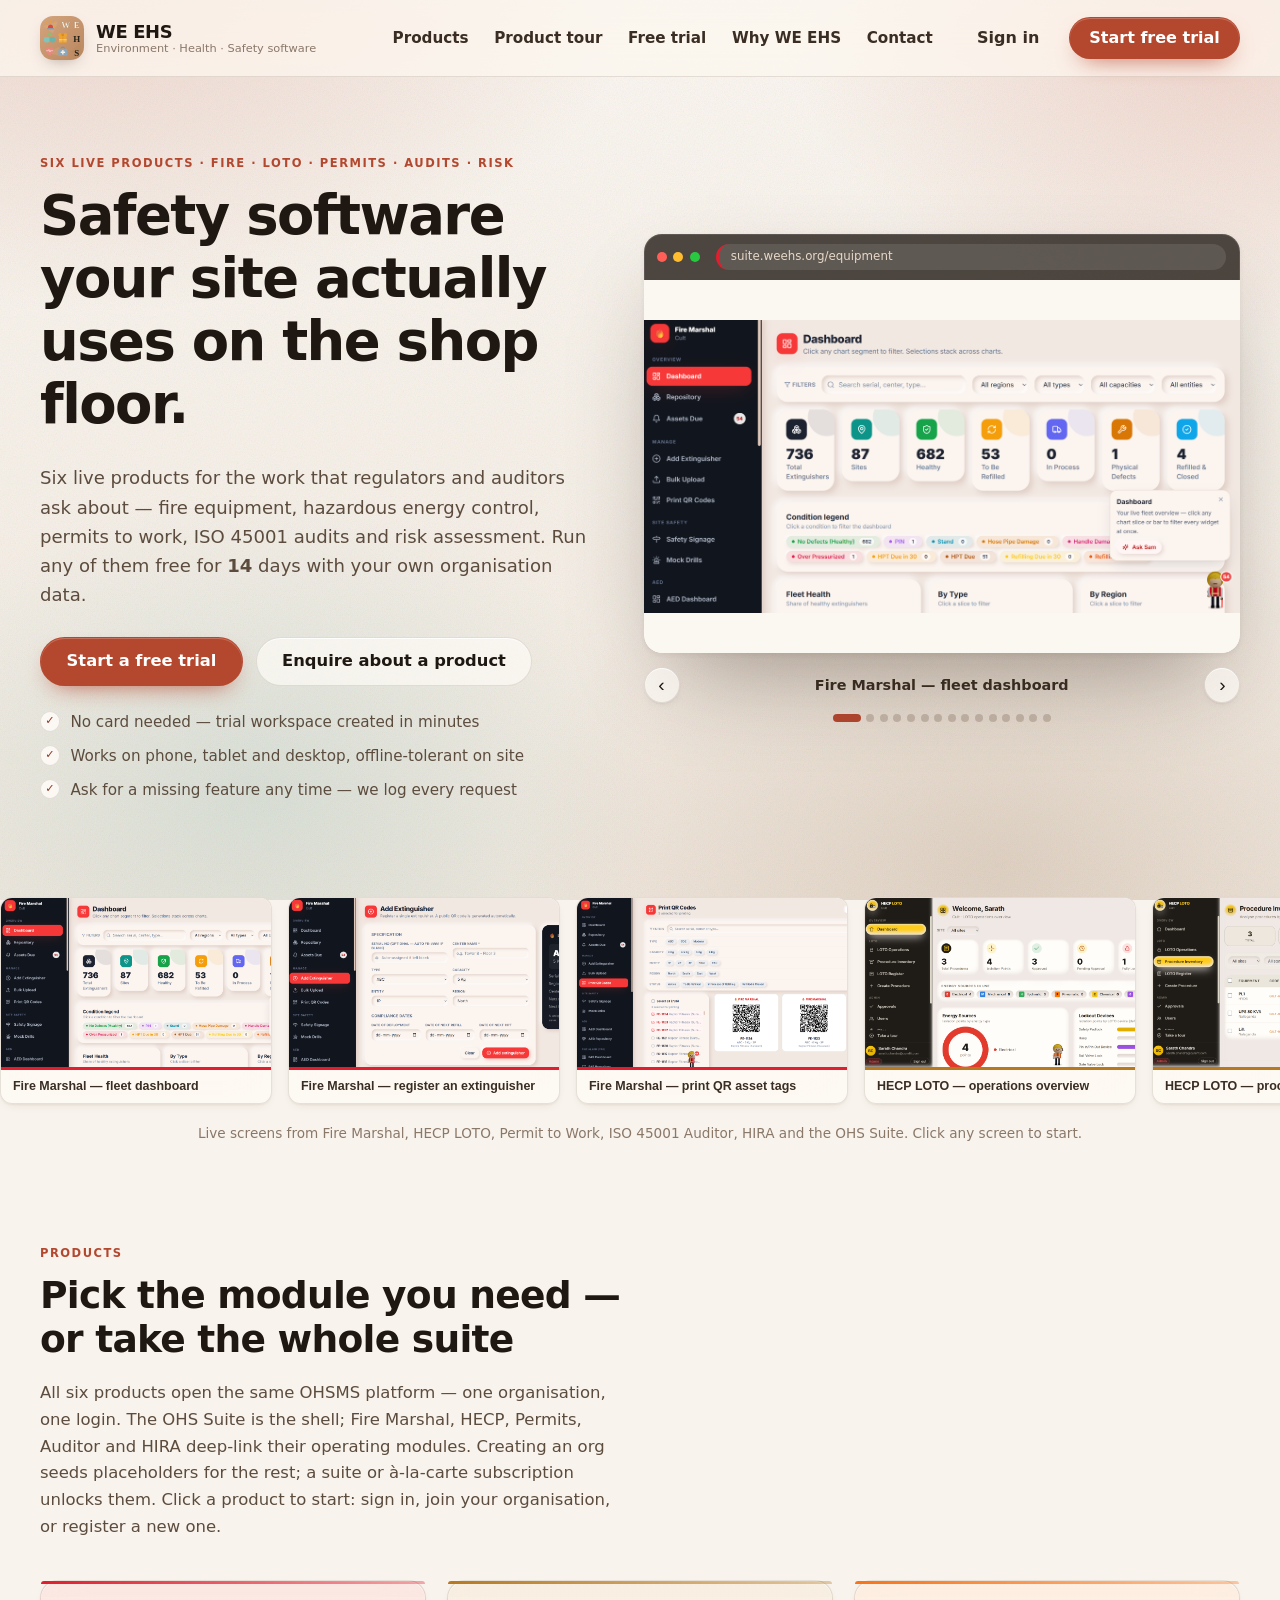
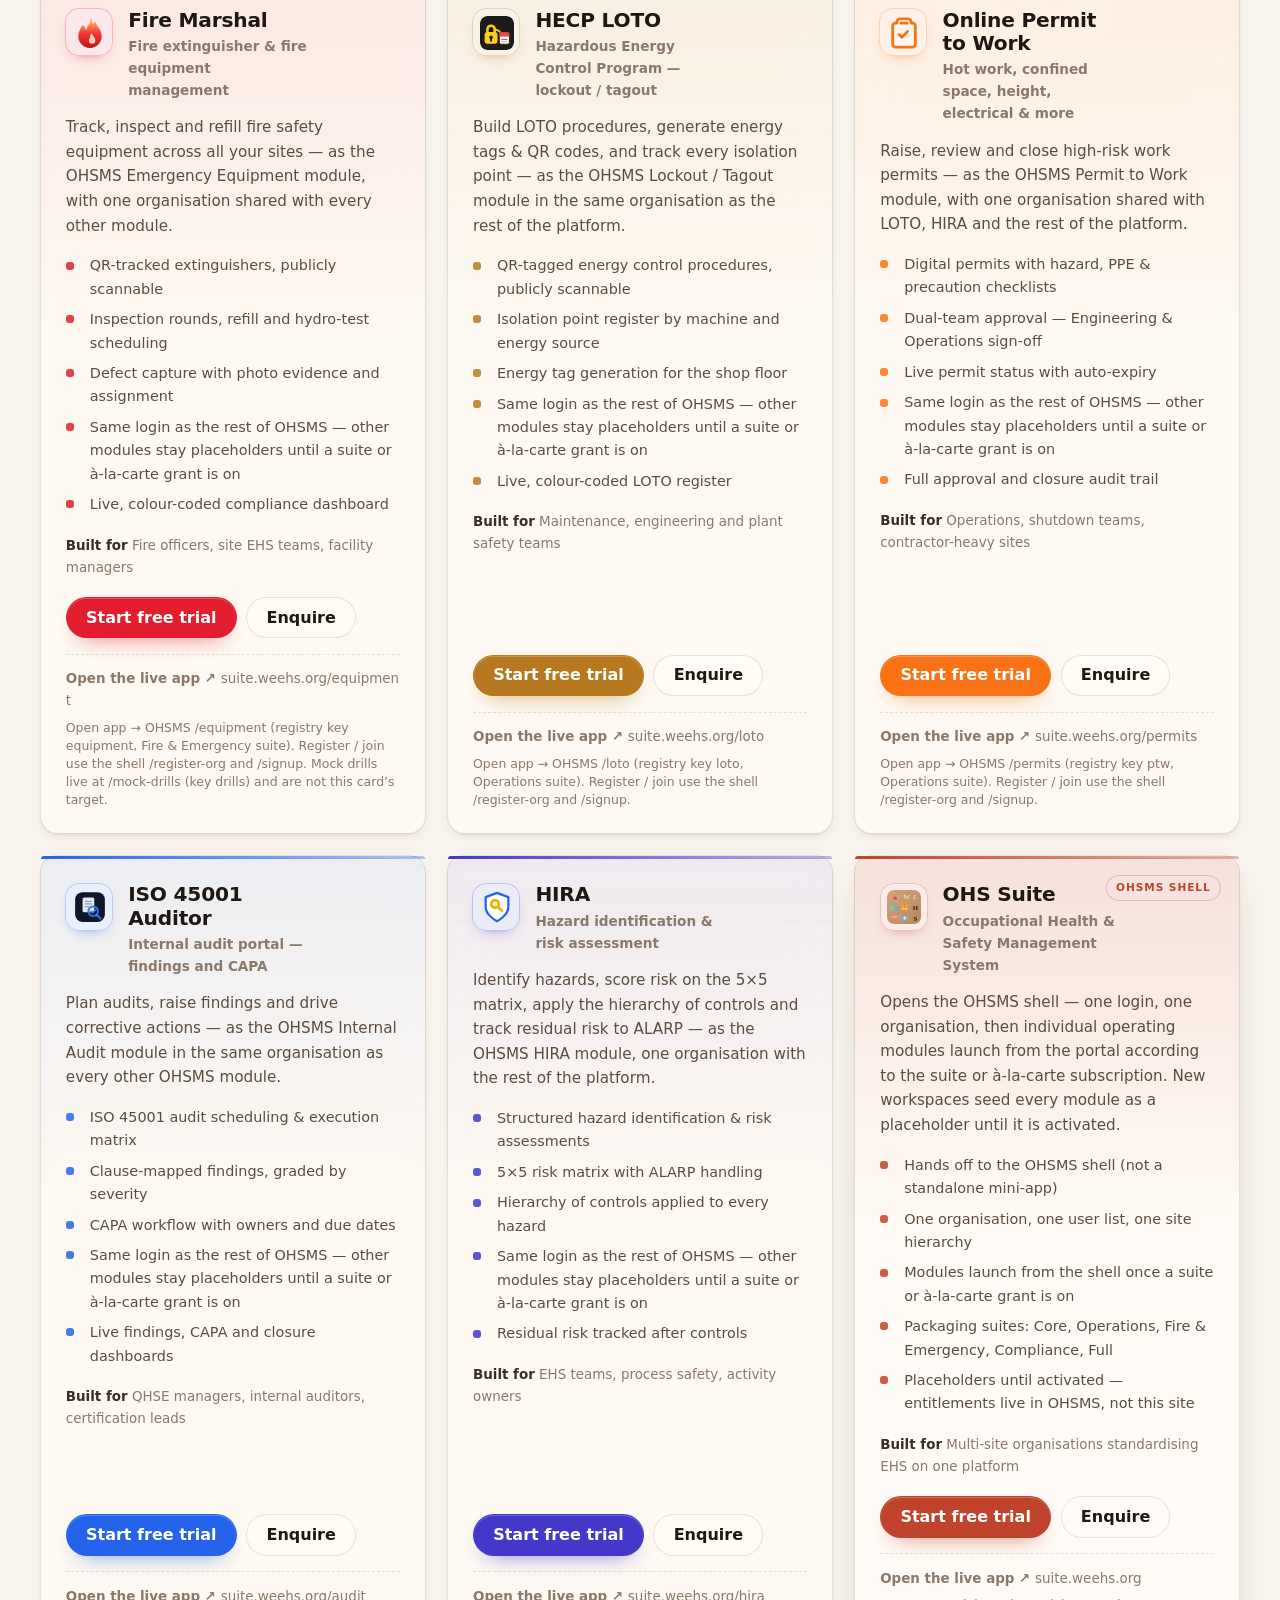
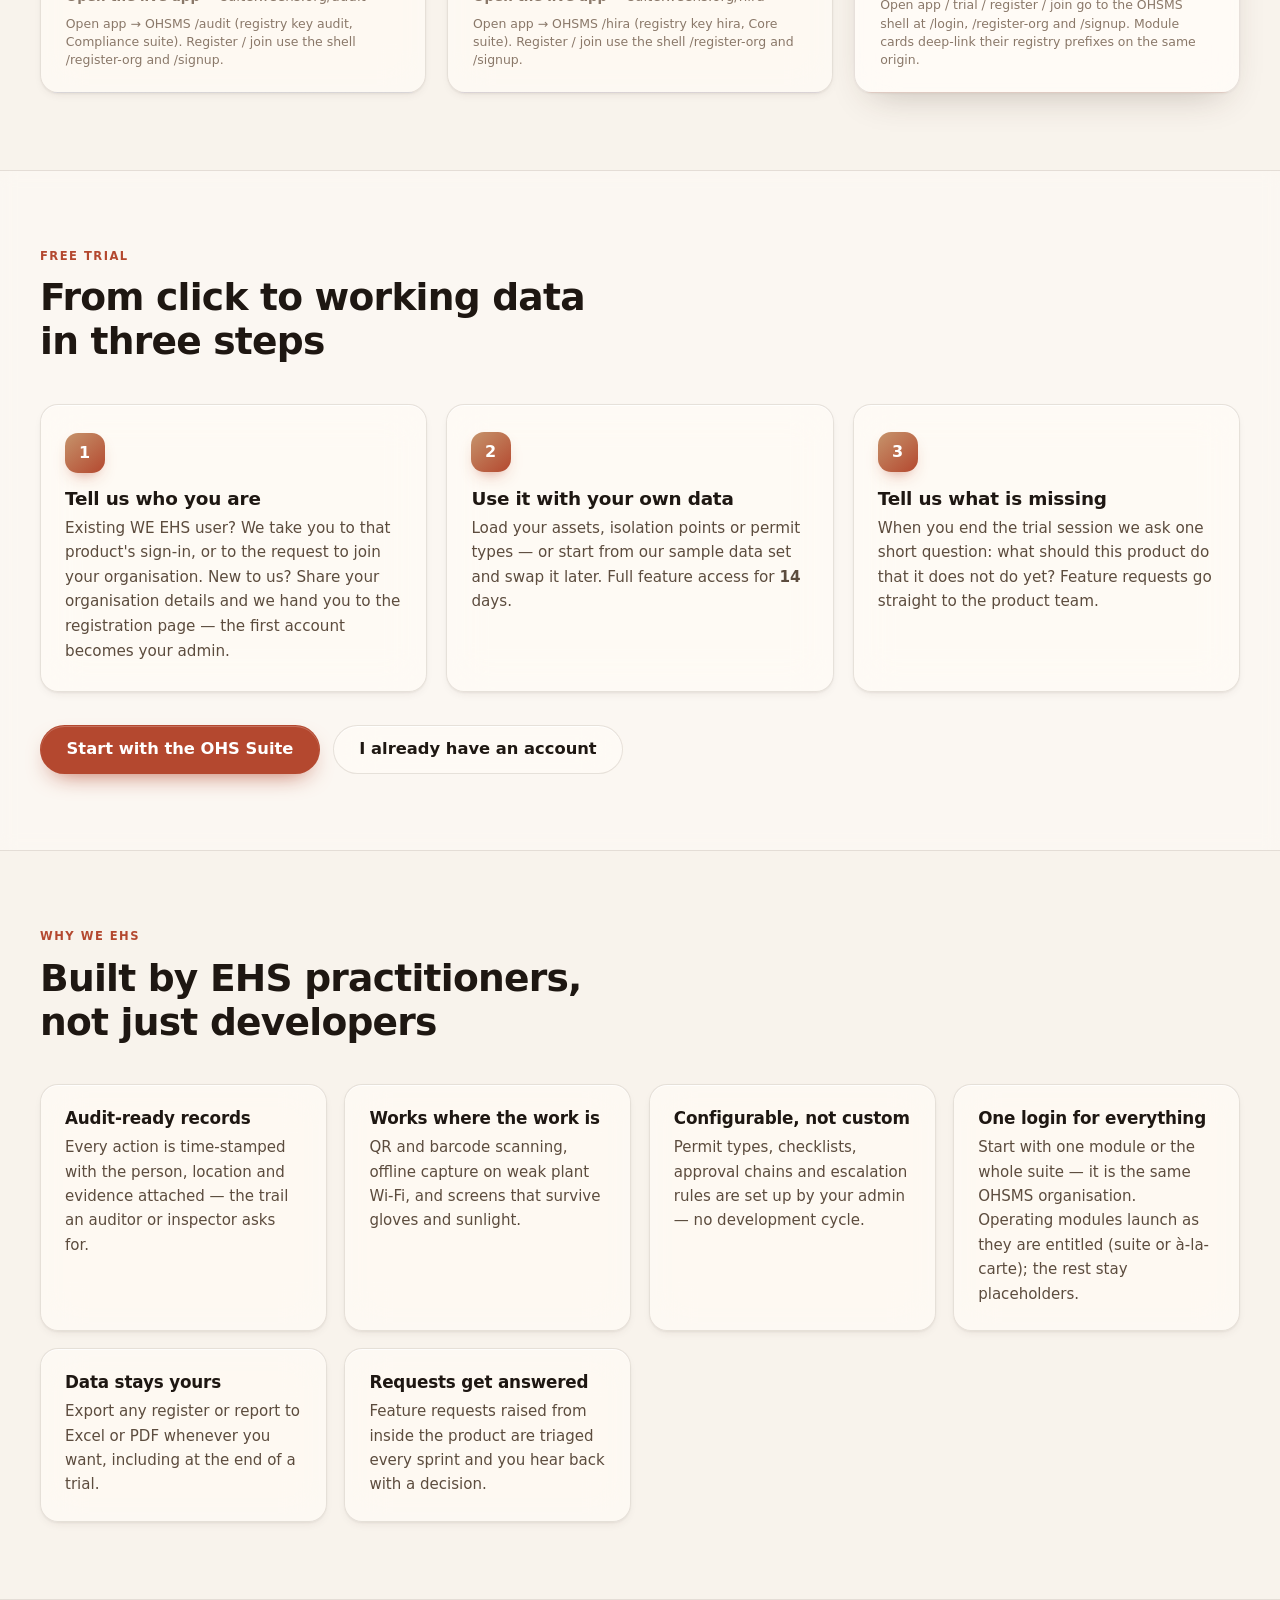
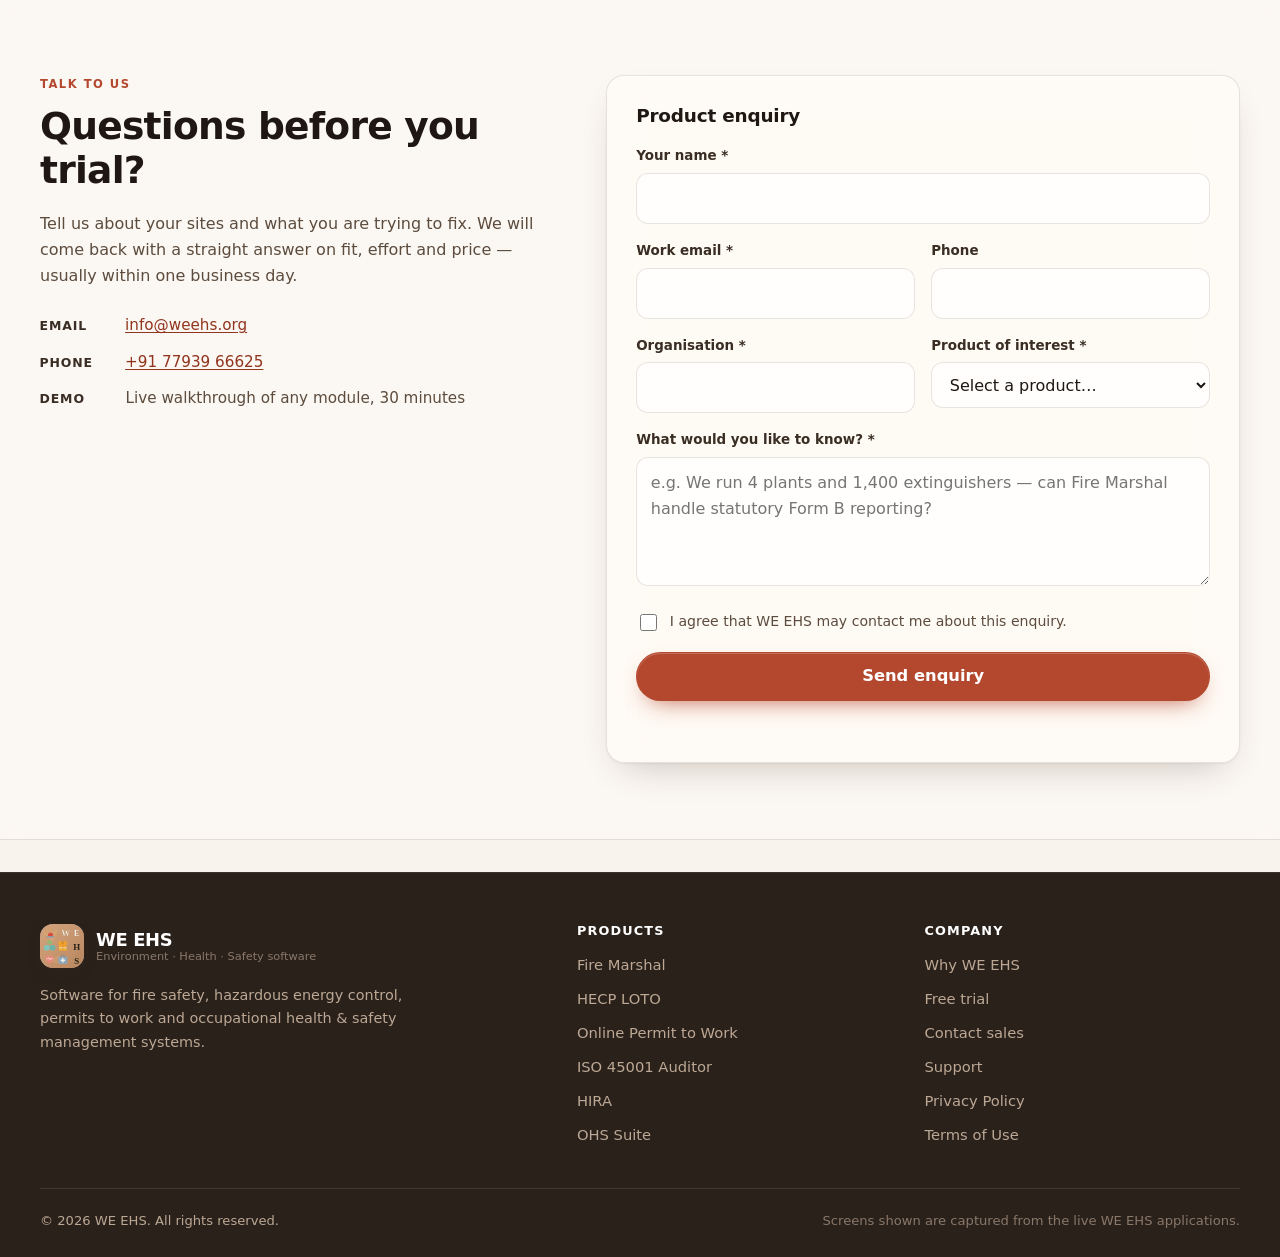
<file: index.html>
<!DOCTYPE html>
<html lang="en">
<head>
<meta charset="utf-8">
<meta name="viewport" content="width=device-width, initial-scale=1">
<title>WE EHS — EHS software for fire, LOTO, permits, audits and risk</title>
<meta name="description" content="WE EHS builds workplace safety software: Fire Marshal for extinguisher management, HECP for LOTO, Online Permit to Work, ISO 45001 Auditor, HIRA and the full OHS Suite. Start a free trial or talk to us.">
<link rel="canonical" href="https://weehs.org/">
<meta property="og:type" content="website">
<meta property="og:site_name" content="WE EHS">
<meta property="og:url" content="https://weehs.org/">
<meta property="og:title" content="WE EHS — safety software your site actually uses">
<meta property="og:description" content="Six live products for fire equipment, hazardous energy control, permits to work, ISO 45001 audits and risk assessment. Free trial, no card needed.">
<meta property="og:image" content="https://weehs.org/assets/screens/fire-marshal-dashboard.png">
<meta name="twitter:card" content="summary_large_image">
<link rel="icon" href="assets/img/wehs-logo.svg" type="image/svg+xml">
<link rel="apple-touch-icon" href="assets/img/wehs-logo.svg">
<link rel="stylesheet" href="assets/css/styles.css">
</head>
<body>

<a class="skip-link" href="#products">Skip to products</a>

<header class="site-header" id="top">
  <div class="wrap header-inner">
    <a class="brand" href="#top" aria-label="WE EHS home">
      <img class="brand-mark" src="assets/img/wehs-logo.svg" alt="" width="44" height="44" decoding="async">
      <span class="brand-text">
        <strong>WE EHS</strong>
        <em>Environment · Health · Safety software</em>
      </span>
    </a>

    <nav class="site-nav" id="site-nav" aria-label="Primary">
      <a href="#products">Products</a>
      <a href="#tour">Product tour</a>
      <a href="#how-trial-works">Free trial</a>
      <a href="#why">Why WE EHS</a>
      <a href="#enquiry">Contact</a>
    </nav>

    <div class="header-actions">
      <button class="btn btn-ghost" type="button" data-open-signin>Sign in</button>
      <button class="btn btn-primary" type="button" data-open-trial="ohs-suite">Start free trial</button>
      <button class="nav-toggle" type="button" aria-expanded="false" aria-controls="site-nav" aria-label="Menu">
        <span></span><span></span><span></span>
      </button>
    </div>
  </div>
</header>

<main>

  <!-- ────────────────────────────── HERO ────────────────────────────── -->
  <section class="hero">
    <div class="wrap hero-grid">
      <div class="hero-copy">
        <p class="eyebrow">Six live products · Fire · LOTO · Permits · Audits · Risk</p>
        <h1>Safety software your site actually uses on the shop floor.</h1>
        <p class="lede">
          Six live products for the work that regulators and auditors ask about — fire equipment,
          hazardous energy control, permits to work, ISO 45001 audits and risk assessment. Run any of
          them free for <strong data-trial-days>14</strong> days with your own organisation data.
        </p>
        <div class="hero-cta">
          <button class="btn btn-primary btn-lg" type="button" data-open-trial="ohs-suite">Start a free trial</button>
          <button class="btn btn-outline btn-lg" type="button" data-open-enquiry="">Enquire about a product</button>
        </div>
        <ul class="hero-points">
          <li>No card needed — trial workspace created in minutes</li>
          <li>Works on phone, tablet and desktop, offline-tolerant on site</li>
          <li>Ask for a missing feature any time — we log every request</li>
        </ul>
      </div>

      <!-- Rolling screenshots of the apps -->
      <figure class="shots" id="tour" aria-roledescription="carousel" aria-label="Screens from the WE EHS applications">
        <div class="shots-frame">
          <div class="shots-chrome" aria-hidden="true">
            <span class="dot dot-r"></span><span class="dot dot-y"></span><span class="dot dot-g"></span>
            <span class="shots-url" data-shot-url>weehs.org</span>
          </div>
          <div class="shots-stage" data-shot-stage aria-live="off"><!-- slides injected by JS --></div>
        </div>
        <figcaption class="shots-bar">
          <button class="shots-nav" type="button" data-shot-prev aria-label="Previous screenshot">&#8249;</button>
          <span class="shots-caption" data-shot-caption>Loading screens…</span>
          <button class="shots-nav" type="button" data-shot-next aria-label="Next screenshot">&#8250;</button>
        </figcaption>
        <div class="shots-dots" data-shot-dots role="tablist" aria-label="Choose screenshot"></div>
      </figure>
    </div>
  </section>

  <!-- ──────────────────────── ROLLING SCREENSHOT STRIP ──────────────────────── -->
  <section class="strip" aria-label="More screens from the apps">
    <div class="strip-track" data-strip><!-- thumbnails injected by JS --></div>
    <p class="strip-note wrap">Live screens from Fire Marshal, HECP LOTO, Permit to Work, ISO 45001 Auditor, HIRA and the OHS Suite. Click any screen to start.</p>
  </section>

  <!-- ──────────────────────────── PRODUCTS ──────────────────────────── -->
  <section class="section" id="products">
    <div class="wrap">
      <header class="section-head">
        <p class="eyebrow">Products</p>
        <h2>Pick the module you need — or take the whole suite</h2>
        <p class="section-sub">
          All six products open the same OHSMS platform — one organisation, one login. The OHS Suite
          is the shell; Fire Marshal, HECP, Permits, Auditor and HIRA deep-link their operating
          modules. Creating an org seeds placeholders for the rest; a suite or à-la-carte subscription
          unlocks them. Click a product to start: sign in, join your organisation, or register a new one.
        </p>
      </header>

      <div class="product-grid" data-product-grid>
        <noscript><p class="notice">This page needs JavaScript for the product trials and enquiry forms. Email <a href="mailto:info@weehs.org">info@weehs.org</a> and we will set you up manually.</p></noscript>
      </div>
    </div>
  </section>

  <!-- ─────────────────────────── HOW TRIAL WORKS ─────────────────────────── -->
  <section class="section section-alt" id="how-trial-works">
    <div class="wrap">
      <header class="section-head">
        <p class="eyebrow">Free trial</p>
        <h2>From click to working data in three steps</h2>
      </header>
      <ol class="steps">
        <li>
          <span class="step-no">1</span>
          <h3>Tell us who you are</h3>
          <p>Existing WE EHS user? We take you to that product's sign-in, or to the request to join your organisation. New to us? Share your organisation details and we hand you to the registration page — the first account becomes your admin.</p>
        </li>
        <li>
          <span class="step-no">2</span>
          <h3>Use it with your own data</h3>
          <p>Load your assets, isolation points or permit types — or start from our sample data set and swap it later. Full feature access for <strong data-trial-days>14</strong> days.</p>
        </li>
        <li>
          <span class="step-no">3</span>
          <h3>Tell us what is missing</h3>
          <p>When you end the trial session we ask one short question: what should this product do that it does not do yet? Feature requests go straight to the product team.</p>
        </li>
      </ol>
      <div class="steps-cta">
        <button class="btn btn-primary btn-lg" type="button" data-open-trial="ohs-suite">Start with the OHS Suite</button>
        <button class="btn btn-outline btn-lg" type="button" data-open-signin>I already have an account</button>
      </div>
    </div>
  </section>

  <!-- ────────────────────────────── WHY ────────────────────────────── -->
  <section class="section" id="why">
    <div class="wrap">
      <header class="section-head">
        <p class="eyebrow">Why WE EHS</p>
        <h2>Built by EHS practitioners, not just developers</h2>
      </header>
      <div class="why-grid">
        <article class="why-card"><h3>Audit-ready records</h3><p>Every action is time-stamped with the person, location and evidence attached — the trail an auditor or inspector asks for.</p></article>
        <article class="why-card"><h3>Works where the work is</h3><p>QR and barcode scanning, offline capture on weak plant Wi-Fi, and screens that survive gloves and sunlight.</p></article>
        <article class="why-card"><h3>Configurable, not custom</h3><p>Permit types, checklists, approval chains and escalation rules are set up by your admin — no development cycle.</p></article>
        <article class="why-card"><h3>One login for everything</h3><p>Start with one module or the whole suite — it is the same OHSMS organisation. Operating modules launch as they are entitled (suite or à-la-carte); the rest stay placeholders.</p></article>
        <article class="why-card"><h3>Data stays yours</h3><p>Export any register or report to Excel or PDF whenever you want, including at the end of a trial.</p></article>
        <article class="why-card"><h3>Requests get answered</h3><p>Feature requests raised from inside the product are triaged every sprint and you hear back with a decision.</p></article>
      </div>
    </div>
  </section>

  <!-- ──────────────────────────── ENQUIRY ──────────────────────────── -->
  <section class="section section-alt" id="enquiry">
    <div class="wrap enquiry-grid">
      <div class="enquiry-copy">
        <p class="eyebrow">Talk to us</p>
        <h2>Questions before you trial?</h2>
        <p>Tell us about your sites and what you are trying to fix. We will come back with a straight answer on fit, effort and price — usually within one business day.</p>
        <ul class="contact-list">
          <li><span>Email</span><a href="mailto:info@weehs.org" data-sales-email>info@weehs.org</a></li>
          <li><span>Phone</span><a href="tel:+917793966625" data-sales-phone>+91 77939 66625</a></li>
          <li><span>Demo</span>Live walkthrough of any module, 30 minutes</li>
        </ul>
      </div>

      <form class="card form" data-enquiry-form novalidate>
        <h3 class="form-title">Product enquiry</h3>
        <div class="field">
          <label for="eq-name">Your name *</label>
          <input id="eq-name" name="name" type="text" autocomplete="name" required>
        </div>
        <div class="grid-2">
          <div class="field">
            <label for="eq-email">Work email *</label>
            <input id="eq-email" name="email" type="email" autocomplete="email" required>
          </div>
          <div class="field">
            <label for="eq-phone">Phone</label>
            <input id="eq-phone" name="phone" type="tel" autocomplete="tel">
          </div>
        </div>
        <div class="grid-2">
          <div class="field">
            <label for="eq-org">Organisation *</label>
            <input id="eq-org" name="organisation" type="text" autocomplete="organization" required>
          </div>
          <div class="field">
            <label for="eq-product">Product of interest *</label>
            <select id="eq-product" name="product" data-product-options required></select>
          </div>
        </div>
        <div class="field">
          <label for="eq-message">What would you like to know? *</label>
          <textarea id="eq-message" name="message" rows="4" required placeholder="e.g. We run 4 plants and 1,400 extinguishers — can Fire Marshal handle statutory Form B reporting?"></textarea>
        </div>
        <label class="check"><input type="checkbox" name="consent" value="yes" required> I agree that WE EHS may contact me about this enquiry.</label>
        <button class="btn btn-primary btn-lg btn-block" type="submit">Send enquiry</button>
        <p class="form-status" data-form-status role="status" aria-live="polite"></p>
      </form>
    </div>
  </section>

</main>

<footer class="site-footer">
  <div class="wrap footer-grid">
    <div>
      <div class="brand brand-footer">
        <img class="brand-mark" src="assets/img/wehs-logo.svg" alt="" width="44" height="44" decoding="async">
        <span class="brand-text"><strong>WE EHS</strong><em>Environment · Health · Safety software</em></span>
      </div>
      <p class="footer-note">Software for fire safety, hazardous energy control, permits to work and occupational health &amp; safety management systems.</p>
    </div>
    <nav aria-label="Products">
      <h4>Products</h4>
      <ul data-footer-products></ul>
    </nav>
    <nav aria-label="Company">
      <h4>Company</h4>
      <ul>
        <li><a href="#why">Why WE EHS</a></li>
        <li><a href="#how-trial-works">Free trial</a></li>
        <li><a href="#enquiry">Contact sales</a></li>
        <li><a href="mailto:info@weehs.org">Support</a></li>
        <li><a href="/privacy/">Privacy Policy</a></li>
        <li><a href="/terms/">Terms of Use</a></li>
      </ul>
    </nav>
  </div>
  <div class="wrap footer-base">
    <p>&copy; <span data-year>2026</span> WE EHS. All rights reserved.</p>
    <p class="muted">Screens shown are captured from the live WE EHS applications.</p>
  </div>
</footer>

<!-- ─────────────────────── TRIAL SESSION BAR ─────────────────────── -->
<div class="session-bar" data-session-bar hidden>
  <div class="wrap session-inner">
    <span class="session-dot" aria-hidden="true"></span>
    <p class="session-text">
      Trial active — <strong data-session-product>Product</strong> ·
      <span data-session-org>Organisation</span> ·
      <span data-session-days>14</span> days left
    </p>
    <div class="session-actions">
      <button class="btn btn-ghost-light" type="button" data-session-open>Open workspace</button>
      <button class="btn btn-light" type="button" data-session-logout>Log out &amp; give feedback</button>
    </div>
  </div>
</div>

<!-- ─────────────────────────── MODAL ─────────────────────────── -->
<div class="modal" data-modal hidden>
  <div class="modal-backdrop" data-modal-close></div>
  <div class="modal-card" role="dialog" aria-modal="true" aria-labelledby="modal-title">
    <button class="modal-x" type="button" data-modal-close aria-label="Close">&times;</button>
    <div class="modal-body" data-modal-body>
      <h2 id="modal-title" class="modal-title">Loading…</h2>
    </div>
  </div>
</div>

<script src="assets/js/products.js"></script>
<script src="assets/js/app.js"></script>
</body>
</html>
</file>
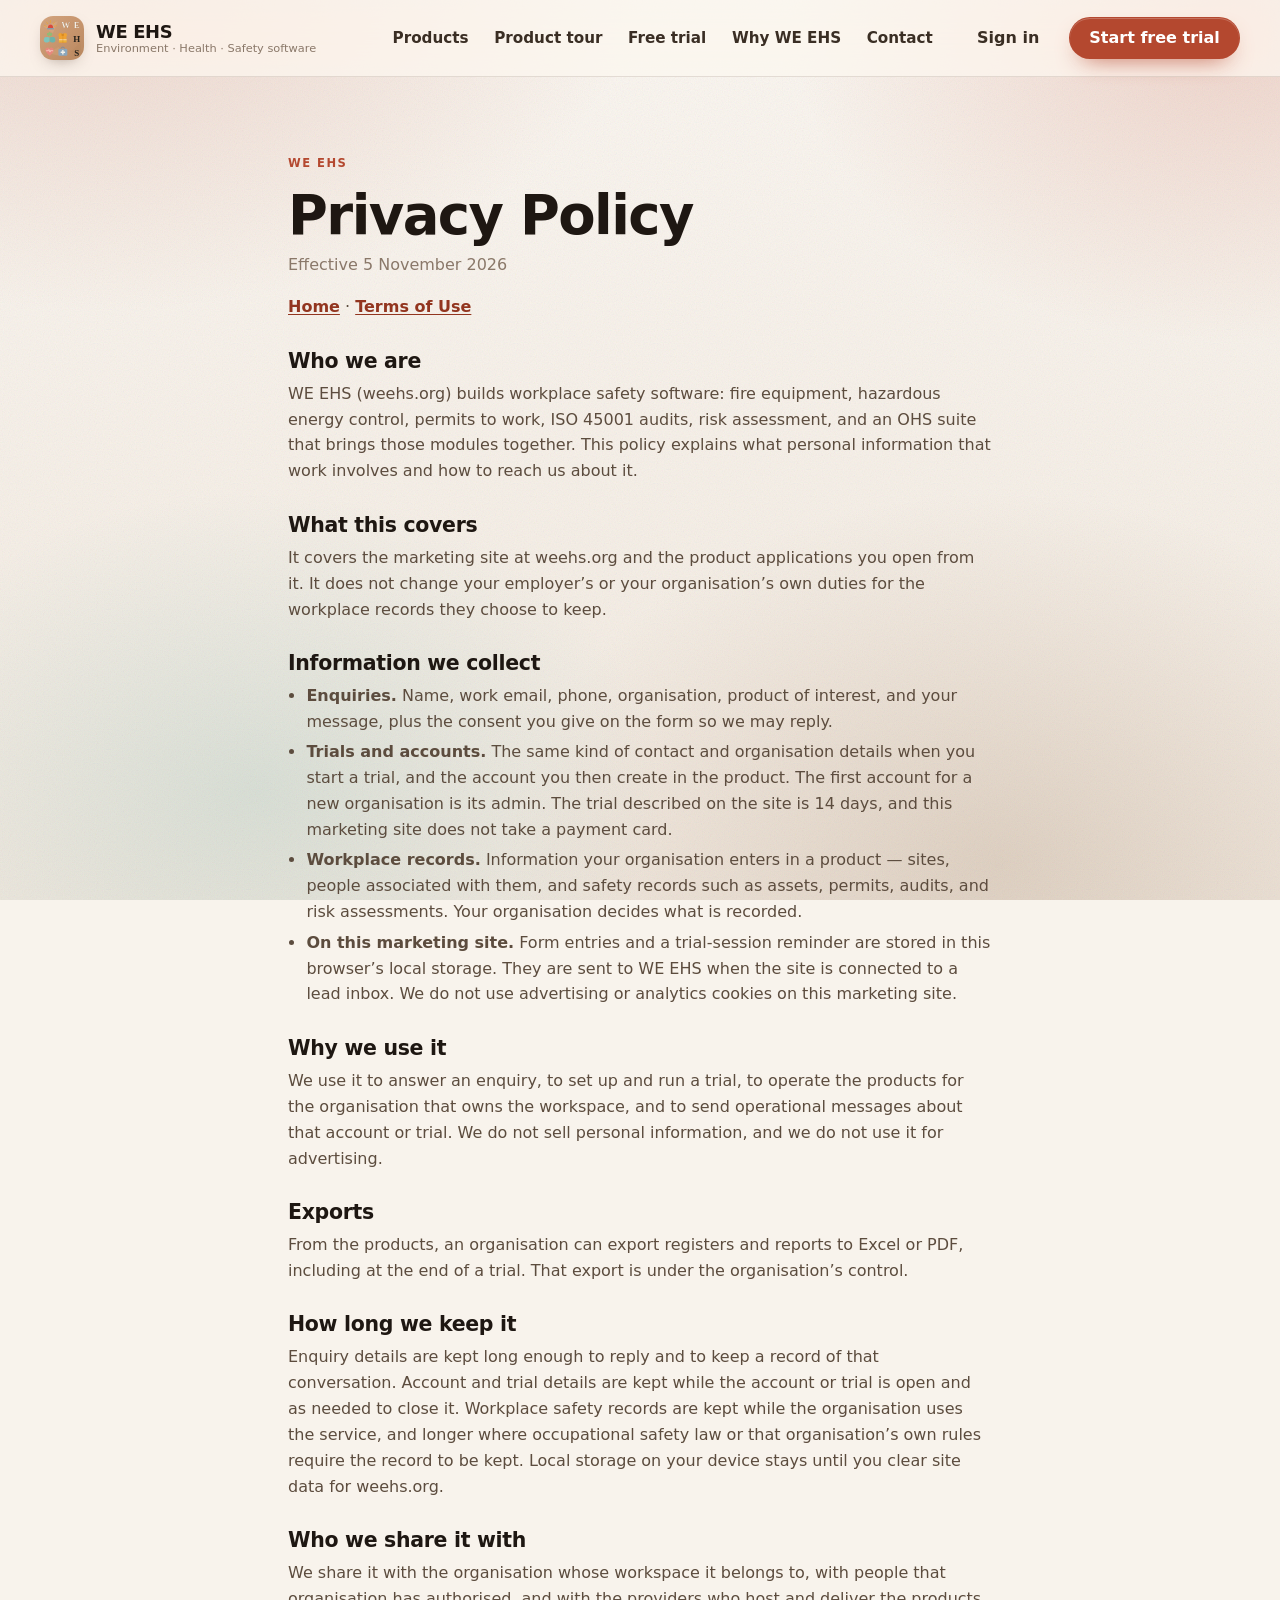
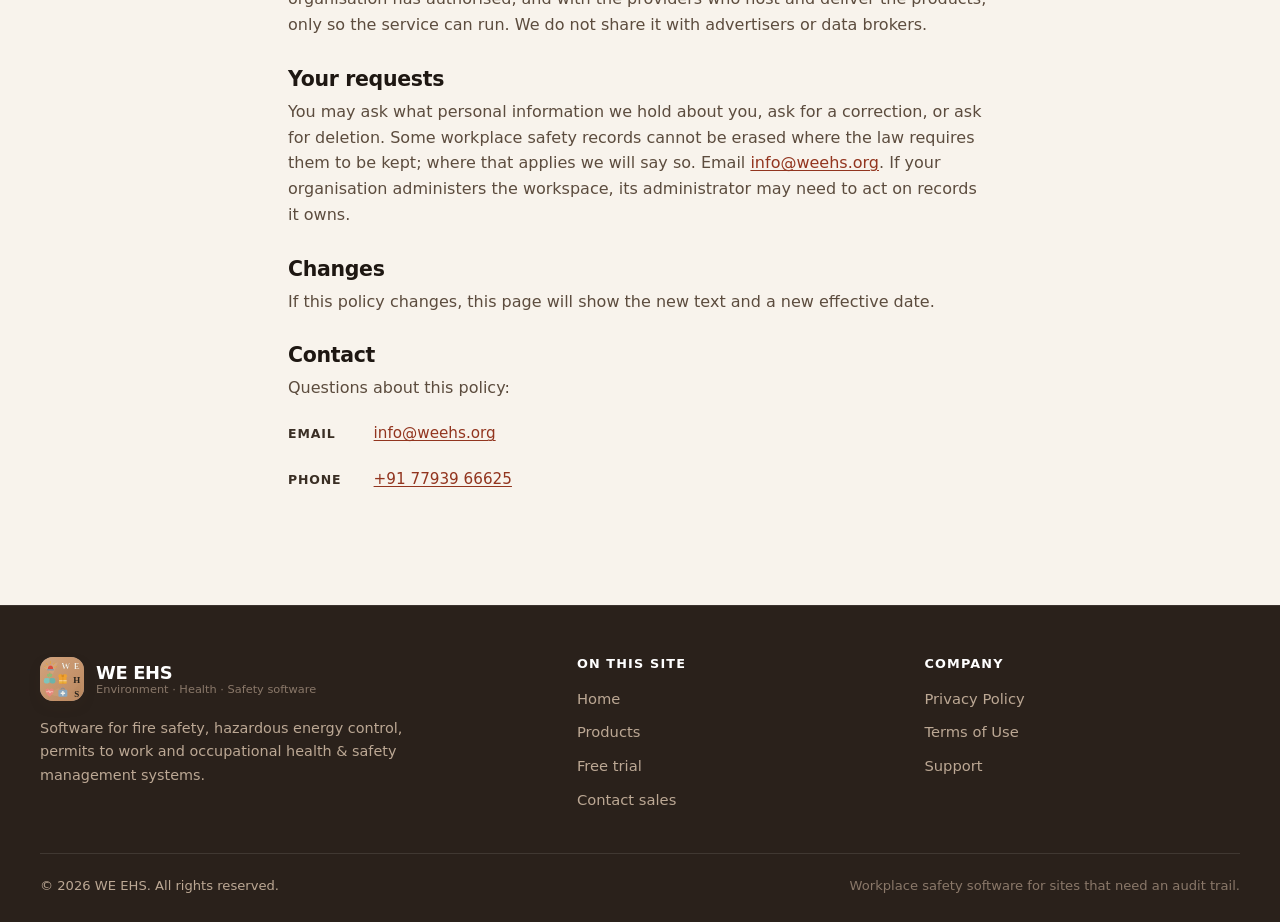
<file: privacy/index.html>
<!DOCTYPE html>
<html lang="en">
<head>
<meta charset="utf-8">
<meta name="viewport" content="width=device-width, initial-scale=1">
<title>Privacy Policy — WE EHS</title>
<meta name="description" content="How WE EHS handles personal information on weehs.org and in its workplace safety software, including trials, enquiries, and exports.">
<link rel="canonical" href="https://weehs.org/privacy/">
<meta property="og:type" content="website">
<meta property="og:site_name" content="WE EHS">
<meta property="og:url" content="https://weehs.org/privacy/">
<meta property="og:title" content="Privacy Policy — WE EHS">
<meta property="og:description" content="How WE EHS handles personal information on weehs.org and in its workplace safety software.">
<link rel="icon" href="../assets/img/wehs-logo.svg" type="image/svg+xml">
<link rel="apple-touch-icon" href="../assets/img/wehs-logo.svg">
<link rel="stylesheet" href="../assets/css/styles.css">
</head>
<body>

<a class="skip-link" href="#content">Skip to content</a>

<header class="site-header" id="top">
  <div class="wrap header-inner">
    <a class="brand" href="/" aria-label="WE EHS home">
      <img class="brand-mark" src="../assets/img/wehs-logo.svg" alt="" width="44" height="44" decoding="async">
      <span class="brand-text">
        <strong>WE EHS</strong>
        <em>Environment · Health · Safety software</em>
      </span>
    </a>

    <nav class="site-nav" id="site-nav" aria-label="Primary">
      <a href="/#products">Products</a>
      <a href="/#tour">Product tour</a>
      <a href="/#how-trial-works">Free trial</a>
      <a href="/#why">Why WE EHS</a>
      <a href="/#enquiry">Contact</a>
    </nav>

    <div class="header-actions">
      <a class="btn btn-ghost" href="/">Sign in</a>
      <a class="btn btn-primary" href="/#how-trial-works">Start free trial</a>
      <button class="nav-toggle" type="button" aria-expanded="false" aria-controls="site-nav" aria-label="Menu">
        <span></span><span></span><span></span>
      </button>
    </div>
  </div>
</header>

<main id="content">
  <section class="section">
    <article class="wrap legal">
      <p class="eyebrow">WE EHS</p>
      <h1>Privacy Policy</h1>
      <p class="muted">Effective 5 November 2026</p>
      <p class="legal-links"><a href="/">Home</a> · <a href="/terms/">Terms of Use</a></p>

      <h2>Who we are</h2>
      <p>WE EHS (weehs.org) builds workplace safety software: fire equipment, hazardous energy control, permits to work, ISO 45001 audits, risk assessment, and an OHS suite that brings those modules together. This policy explains what personal information that work involves and how to reach us about it.</p>

      <h2>What this covers</h2>
      <p>It covers the marketing site at weehs.org and the product applications you open from it. It does not change your employer’s or your organisation’s own duties for the workplace records they choose to keep.</p>

      <h2>Information we collect</h2>
      <ul>
        <li><strong>Enquiries.</strong> Name, work email, phone, organisation, product of interest, and your message, plus the consent you give on the form so we may reply.</li>
        <li><strong>Trials and accounts.</strong> The same kind of contact and organisation details when you start a trial, and the account you then create in the product. The first account for a new organisation is its admin. The trial described on the site is 14 days, and this marketing site does not take a payment card.</li>
        <li><strong>Workplace records.</strong> Information your organisation enters in a product — sites, people associated with them, and safety records such as assets, permits, audits, and risk assessments. Your organisation decides what is recorded.</li>
        <li><strong>On this marketing site.</strong> Form entries and a trial-session reminder are stored in this browser’s local storage. They are sent to WE EHS when the site is connected to a lead inbox. We do not use advertising or analytics cookies on this marketing site.</li>
      </ul>

      <h2>Why we use it</h2>
      <p>We use it to answer an enquiry, to set up and run a trial, to operate the products for the organisation that owns the workspace, and to send operational messages about that account or trial. We do not sell personal information, and we do not use it for advertising.</p>

      <h2>Exports</h2>
      <p>From the products, an organisation can export registers and reports to Excel or PDF, including at the end of a trial. That export is under the organisation’s control.</p>

      <h2>How long we keep it</h2>
      <p>Enquiry details are kept long enough to reply and to keep a record of that conversation. Account and trial details are kept while the account or trial is open and as needed to close it. Workplace safety records are kept while the organisation uses the service, and longer where occupational safety law or that organisation’s own rules require the record to be kept. Local storage on your device stays until you clear site data for weehs.org.</p>

      <h2>Who we share it with</h2>
      <p>We share it with the organisation whose workspace it belongs to, with people that organisation has authorised, and with the providers who host and deliver the products, only so the service can run. We do not share it with advertisers or data brokers.</p>

      <h2>Your requests</h2>
      <p>You may ask what personal information we hold about you, ask for a correction, or ask for deletion. Some workplace safety records cannot be erased where the law requires them to be kept; where that applies we will say so. Email <a href="mailto:info@weehs.org">info@weehs.org</a>. If your organisation administers the workspace, its administrator may need to act on records it owns.</p>

      <h2>Changes</h2>
      <p>If this policy changes, this page will show the new text and a new effective date.</p>

      <h2>Contact</h2>
      <p>Questions about this policy:</p>
      <ul class="contact-list">
        <li><span>Email</span><a href="mailto:info@weehs.org" data-sales-email>info@weehs.org</a></li>
        <li><span>Phone</span><a href="tel:+917793966625" data-sales-phone>+91 77939 66625</a></li>
      </ul>
    </article>
  </section>
</main>

<footer class="site-footer">
  <div class="wrap footer-grid">
    <div>
      <a class="brand brand-footer" href="/">
        <img class="brand-mark" src="../assets/img/wehs-logo.svg" alt="" width="44" height="44" decoding="async">
        <span class="brand-text"><strong>WE EHS</strong><em>Environment · Health · Safety software</em></span>
      </a>
      <p class="footer-note">Software for fire safety, hazardous energy control, permits to work and occupational health &amp; safety management systems.</p>
    </div>
    <nav aria-label="On this site">
      <h4>On this site</h4>
      <ul>
        <li><a href="/">Home</a></li>
        <li><a href="/#products">Products</a></li>
        <li><a href="/#how-trial-works">Free trial</a></li>
        <li><a href="/#enquiry">Contact sales</a></li>
      </ul>
    </nav>
    <nav aria-label="Company">
      <h4>Company</h4>
      <ul>
        <li><a href="/privacy/" aria-current="page">Privacy Policy</a></li>
        <li><a href="/terms/">Terms of Use</a></li>
        <li><a href="mailto:info@weehs.org">Support</a></li>
      </ul>
    </nav>
  </div>
  <div class="wrap footer-base">
    <p>&copy; <span data-year>2026</span> WE EHS. All rights reserved.</p>
    <p class="muted">Workplace safety software for sites that need an audit trail.</p>
  </div>
</footer>

<div class="modal" data-modal hidden>
  <div class="modal-backdrop" data-modal-close></div>
  <div class="modal-card" role="dialog" aria-modal="true" aria-labelledby="modal-title">
    <button class="modal-x" type="button" data-modal-close aria-label="Close">&times;</button>
    <div class="modal-body" data-modal-body>
      <h2 id="modal-title" class="modal-title">Loading…</h2>
    </div>
  </div>
</div>

<script src="../assets/js/app.js"></script>
</body>
</html>
</file>
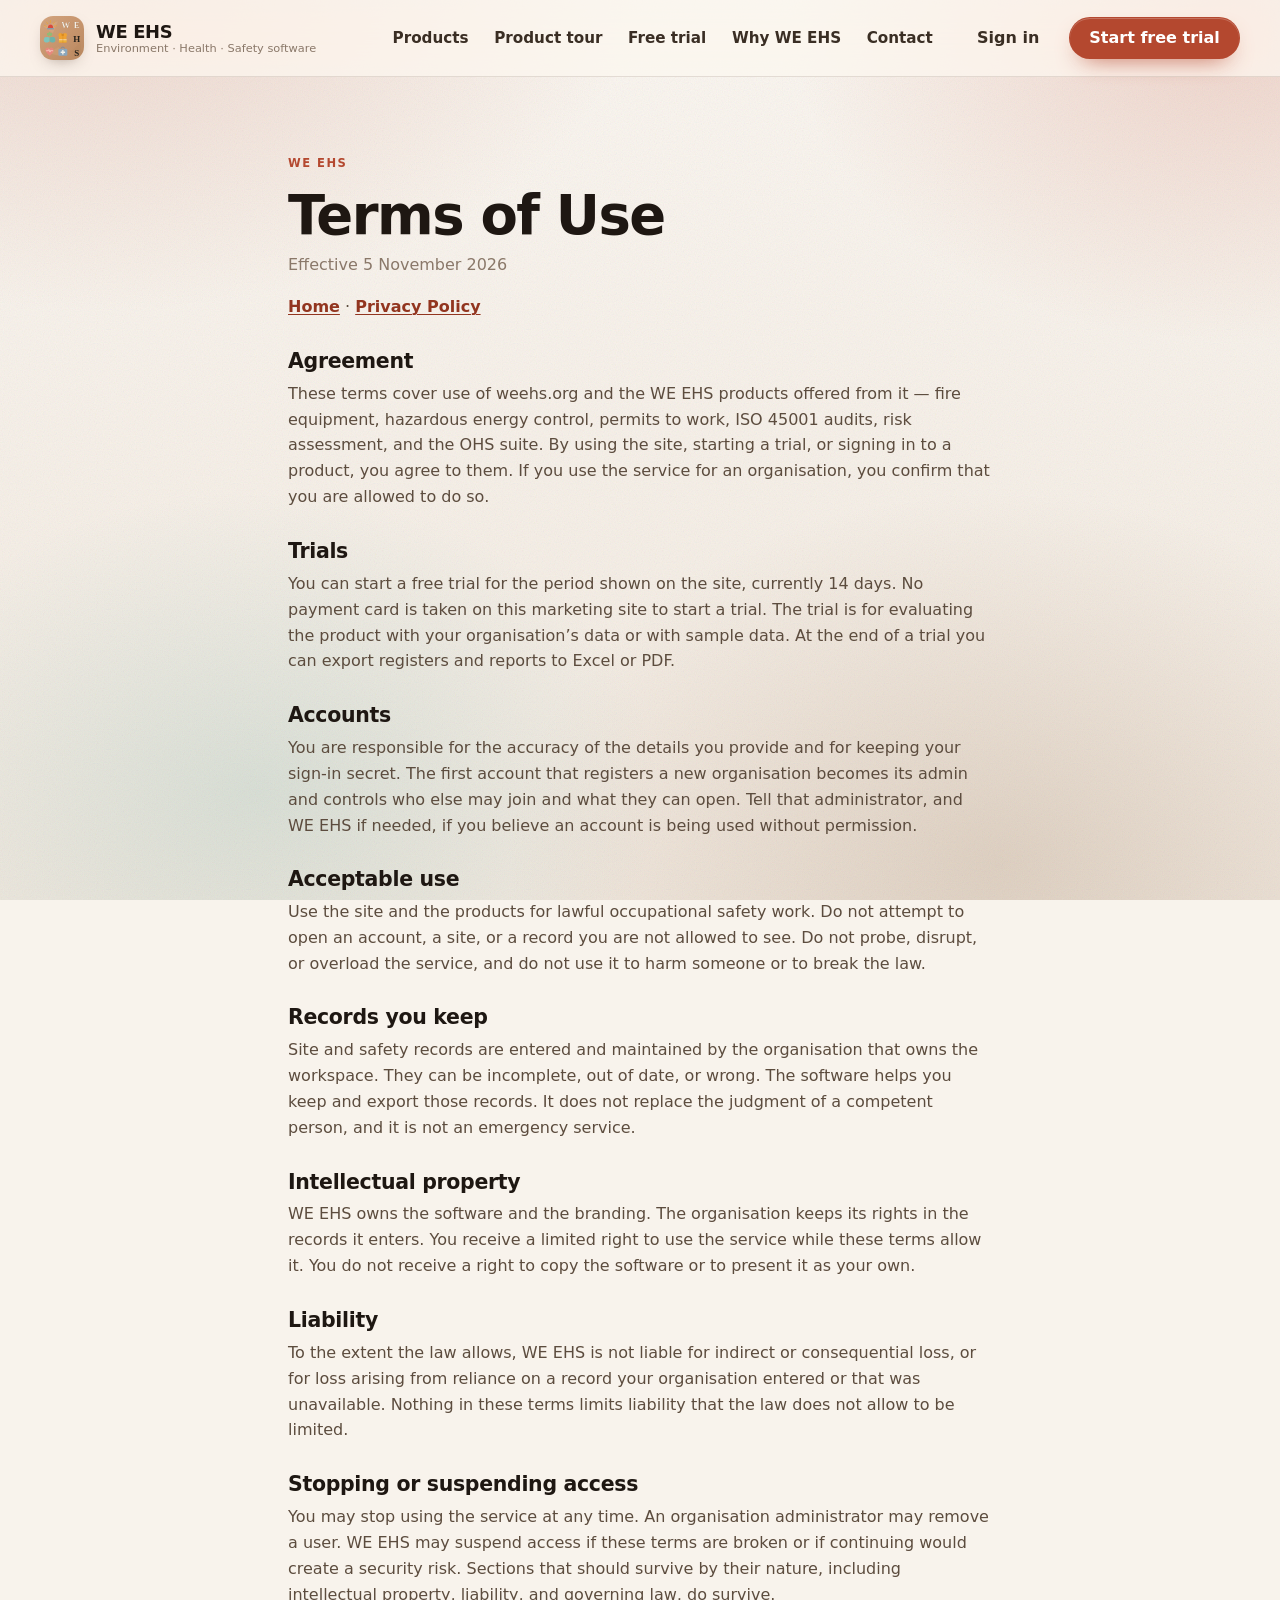
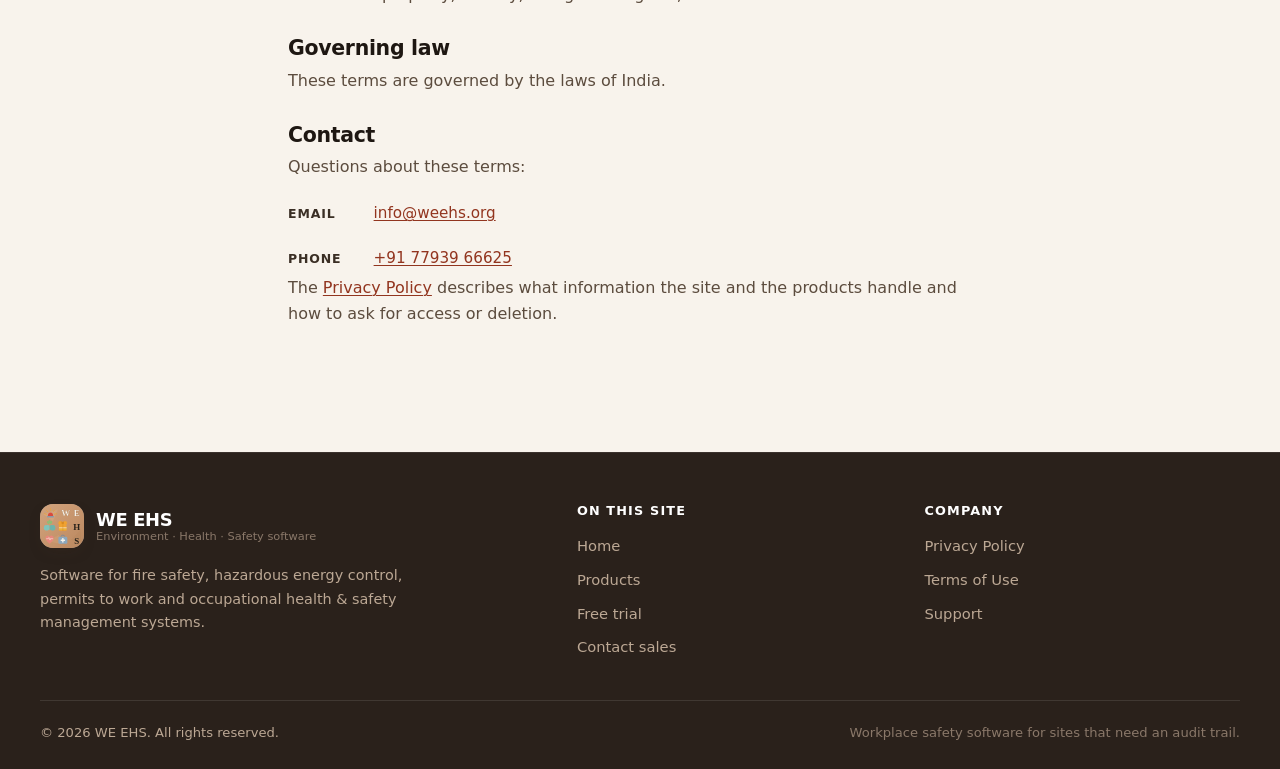
<file: terms/index.html>
<!DOCTYPE html>
<html lang="en">
<head>
<meta charset="utf-8">
<meta name="viewport" content="width=device-width, initial-scale=1">
<title>Terms of Use — WE EHS</title>
<meta name="description" content="Terms of Use for weehs.org and the WE EHS workplace safety products, including free trials, accounts, and your organisation’s records.">
<link rel="canonical" href="https://weehs.org/terms/">
<meta property="og:type" content="website">
<meta property="og:site_name" content="WE EHS">
<meta property="og:url" content="https://weehs.org/terms/">
<meta property="og:title" content="Terms of Use — WE EHS">
<meta property="og:description" content="Terms of Use for weehs.org and the WE EHS workplace safety products.">
<link rel="icon" href="../assets/img/wehs-logo.svg" type="image/svg+xml">
<link rel="apple-touch-icon" href="../assets/img/wehs-logo.svg">
<link rel="stylesheet" href="../assets/css/styles.css">
</head>
<body>

<a class="skip-link" href="#content">Skip to content</a>

<header class="site-header" id="top">
  <div class="wrap header-inner">
    <a class="brand" href="/" aria-label="WE EHS home">
      <img class="brand-mark" src="../assets/img/wehs-logo.svg" alt="" width="44" height="44" decoding="async">
      <span class="brand-text">
        <strong>WE EHS</strong>
        <em>Environment · Health · Safety software</em>
      </span>
    </a>

    <nav class="site-nav" id="site-nav" aria-label="Primary">
      <a href="/#products">Products</a>
      <a href="/#tour">Product tour</a>
      <a href="/#how-trial-works">Free trial</a>
      <a href="/#why">Why WE EHS</a>
      <a href="/#enquiry">Contact</a>
    </nav>

    <div class="header-actions">
      <a class="btn btn-ghost" href="/">Sign in</a>
      <a class="btn btn-primary" href="/#how-trial-works">Start free trial</a>
      <button class="nav-toggle" type="button" aria-expanded="false" aria-controls="site-nav" aria-label="Menu">
        <span></span><span></span><span></span>
      </button>
    </div>
  </div>
</header>

<main id="content">
  <section class="section">
    <article class="wrap legal">
      <p class="eyebrow">WE EHS</p>
      <h1>Terms of Use</h1>
      <p class="muted">Effective 5 November 2026</p>
      <p class="legal-links"><a href="/">Home</a> · <a href="/privacy/">Privacy Policy</a></p>

      <h2>Agreement</h2>
      <p>These terms cover use of weehs.org and the WE EHS products offered from it — fire equipment, hazardous energy control, permits to work, ISO 45001 audits, risk assessment, and the OHS suite. By using the site, starting a trial, or signing in to a product, you agree to them. If you use the service for an organisation, you confirm that you are allowed to do so.</p>

      <h2>Trials</h2>
      <p>You can start a free trial for the period shown on the site, currently 14 days. No payment card is taken on this marketing site to start a trial. The trial is for evaluating the product with your organisation’s data or with sample data. At the end of a trial you can export registers and reports to Excel or PDF.</p>

      <h2>Accounts</h2>
      <p>You are responsible for the accuracy of the details you provide and for keeping your sign-in secret. The first account that registers a new organisation becomes its admin and controls who else may join and what they can open. Tell that administrator, and WE EHS if needed, if you believe an account is being used without permission.</p>

      <h2>Acceptable use</h2>
      <p>Use the site and the products for lawful occupational safety work. Do not attempt to open an account, a site, or a record you are not allowed to see. Do not probe, disrupt, or overload the service, and do not use it to harm someone or to break the law.</p>

      <h2>Records you keep</h2>
      <p>Site and safety records are entered and maintained by the organisation that owns the workspace. They can be incomplete, out of date, or wrong. The software helps you keep and export those records. It does not replace the judgment of a competent person, and it is not an emergency service.</p>

      <h2>Intellectual property</h2>
      <p>WE EHS owns the software and the branding. The organisation keeps its rights in the records it enters. You receive a limited right to use the service while these terms allow it. You do not receive a right to copy the software or to present it as your own.</p>

      <h2>Liability</h2>
      <p>To the extent the law allows, WE EHS is not liable for indirect or consequential loss, or for loss arising from reliance on a record your organisation entered or that was unavailable. Nothing in these terms limits liability that the law does not allow to be limited.</p>

      <h2>Stopping or suspending access</h2>
      <p>You may stop using the service at any time. An organisation administrator may remove a user. WE EHS may suspend access if these terms are broken or if continuing would create a security risk. Sections that should survive by their nature, including intellectual property, liability, and governing law, do survive.</p>

      <h2>Governing law</h2>
      <p>These terms are governed by the laws of India.</p>

      <h2>Contact</h2>
      <p>Questions about these terms:</p>
      <ul class="contact-list">
        <li><span>Email</span><a href="mailto:info@weehs.org" data-sales-email>info@weehs.org</a></li>
        <li><span>Phone</span><a href="tel:+917793966625" data-sales-phone>+91 77939 66625</a></li>
      </ul>
      <p>The <a href="/privacy/">Privacy Policy</a> describes what information the site and the products handle and how to ask for access or deletion.</p>
    </article>
  </section>
</main>

<footer class="site-footer">
  <div class="wrap footer-grid">
    <div>
      <a class="brand brand-footer" href="/">
        <img class="brand-mark" src="../assets/img/wehs-logo.svg" alt="" width="44" height="44" decoding="async">
        <span class="brand-text"><strong>WE EHS</strong><em>Environment · Health · Safety software</em></span>
      </a>
      <p class="footer-note">Software for fire safety, hazardous energy control, permits to work and occupational health &amp; safety management systems.</p>
    </div>
    <nav aria-label="On this site">
      <h4>On this site</h4>
      <ul>
        <li><a href="/">Home</a></li>
        <li><a href="/#products">Products</a></li>
        <li><a href="/#how-trial-works">Free trial</a></li>
        <li><a href="/#enquiry">Contact sales</a></li>
      </ul>
    </nav>
    <nav aria-label="Company">
      <h4>Company</h4>
      <ul>
        <li><a href="/privacy/">Privacy Policy</a></li>
        <li><a href="/terms/" aria-current="page">Terms of Use</a></li>
        <li><a href="mailto:info@weehs.org">Support</a></li>
      </ul>
    </nav>
  </div>
  <div class="wrap footer-base">
    <p>&copy; <span data-year>2026</span> WE EHS. All rights reserved.</p>
    <p class="muted">Workplace safety software for sites that need an audit trail.</p>
  </div>
</footer>

<div class="modal" data-modal hidden>
  <div class="modal-backdrop" data-modal-close></div>
  <div class="modal-card" role="dialog" aria-modal="true" aria-labelledby="modal-title">
    <button class="modal-x" type="button" data-modal-close aria-label="Close">&times;</button>
    <div class="modal-body" data-modal-body>
      <h2 id="modal-title" class="modal-title">Loading…</h2>
    </div>
  </div>
</div>

<script src="../assets/js/app.js"></script>
</body>
</html>
</file>
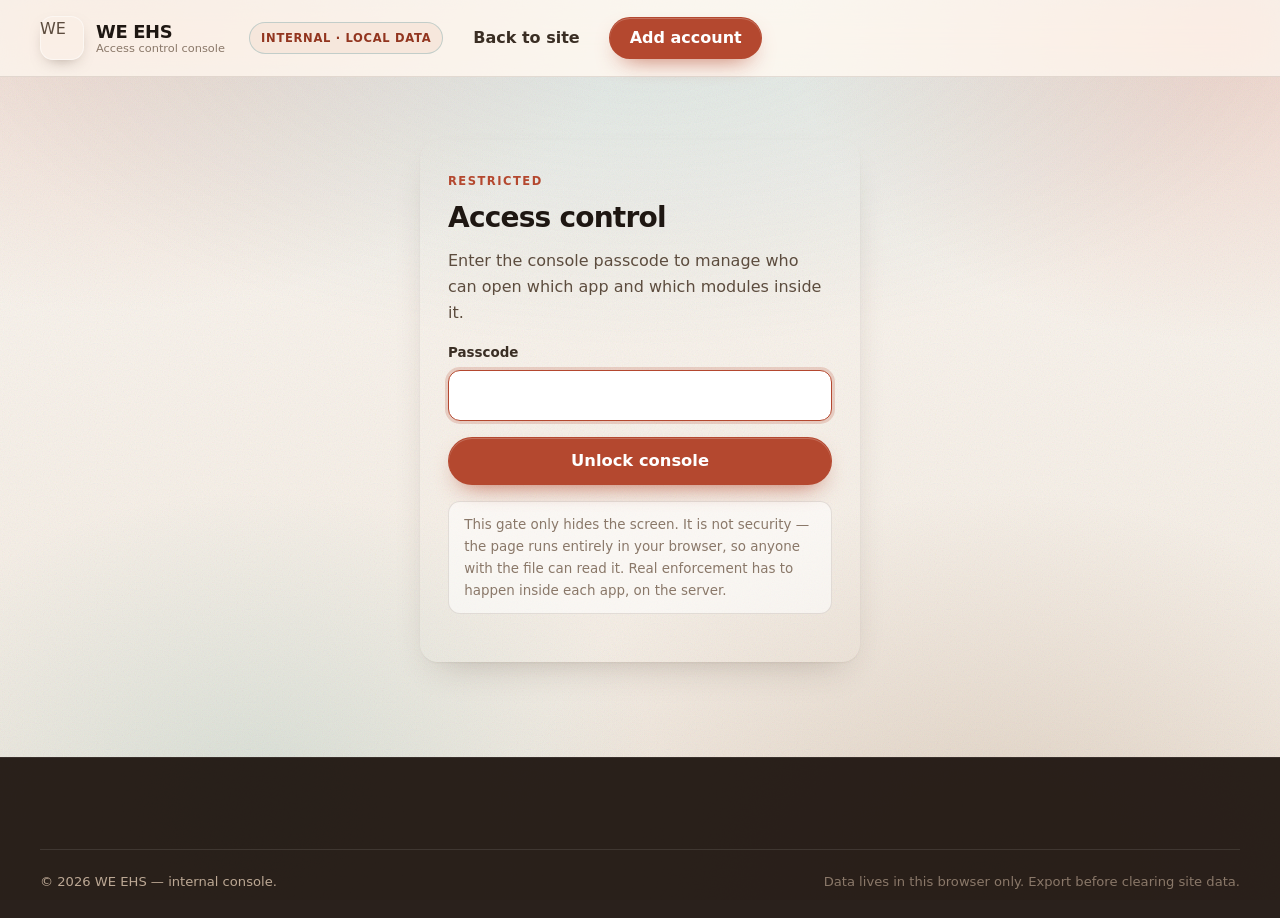
<file: access.html>
<!DOCTYPE html>
<html lang="en">
<head>
<meta charset="utf-8">
<meta name="viewport" content="width=device-width, initial-scale=1">
<title>Access control — WE EHS</title>
<meta name="description" content="Internal WE EHS console for granting accounts access to apps and to the modules inside them.">
<meta name="robots" content="noindex, nofollow">
<link rel="icon" href="assets/img/favicon.svg" type="image/svg+xml">
<link rel="stylesheet" href="assets/css/styles.css">
<link rel="stylesheet" href="assets/css/access.css">
</head>
<body class="access-body">

<a class="skip-link" href="#accounts">Skip to accounts</a>

<header class="site-header">
  <div class="wrap header-inner">
    <a class="brand" href="index.html" aria-label="WE EHS home">
      <span class="brand-mark" aria-hidden="true">WE</span>
      <span class="brand-text">
        <strong>WE EHS</strong>
        <em>Access control console</em>
      </span>
    </a>

    <div class="header-actions">
      <span class="console-tag" title="Nothing here leaves this browser">Internal · local data</span>
      <a class="btn btn-ghost" href="index.html">Back to site</a>
      <button class="btn btn-primary" type="button" data-add-account>Add account</button>
    </div>
  </div>
</header>

<main>

  <!-- ───────────────────────── GATE ───────────────────────── -->
  <section class="gate" data-gate hidden>
    <div class="gate-card">
      <p class="eyebrow">Restricted</p>
      <h1>Access control</h1>
      <p>Enter the console passcode to manage who can open which app and which modules inside it.</p>
      <form class="form" data-gate-form novalidate>
        <div class="field">
          <label for="gate-code">Passcode</label>
          <input id="gate-code" name="code" type="password" autocomplete="off" required data-autofocus>
        </div>
        <button class="btn btn-primary btn-lg btn-block" type="submit">Unlock console</button>
      </form>
      <p class="hint">
        This gate only hides the screen. It is not security — the page runs entirely in your
        browser, so anyone with the file can read it. Real enforcement has to happen inside each
        app, on the server.
      </p>
    </div>
  </section>

  <!-- ───────────────────────── CONSOLE ───────────────────────── -->
  <div class="console" data-console hidden>

    <section class="section console-top">
      <div class="wrap">
        <p class="eyebrow">Accounts &amp; permissions</p>
        <h1>Who can open what</h1>
        <p class="lede">
          Every account below is counted from the day it was created. Grant or withhold a whole app,
          or go module by module inside it.
        </p>

        <ul class="stat-row" data-stats>
          <li><strong data-stat="total">0</strong><span>accounts</span></li>
          <li><strong data-stat="trial">0</strong><span>on trial</span></li>
          <li><strong data-stat="active">0</strong><span>active</span></li>
          <li><strong data-stat="expiring">0</strong><span>expiring in 3 days</span></li>
          <li><strong data-stat="expired">0</strong><span>expired</span></li>
          <li><strong data-stat="suspended">0</strong><span>suspended</span></li>
        </ul>
      </div>
    </section>

    <section class="section section-alt" id="accounts">
      <div class="wrap">

        <div class="toolbar">
          <div class="field toolbar-search">
            <label class="sr-only" for="tb-search">Search accounts</label>
            <input id="tb-search" type="search" placeholder="Search name, email or organisation…" data-search>
          </div>
          <div class="field">
            <label class="sr-only" for="tb-app">Filter by app</label>
            <select id="tb-app" data-filter-app><option value="">All apps</option></select>
          </div>
          <div class="field">
            <label class="sr-only" for="tb-status">Filter by status</label>
            <select id="tb-status" data-filter-status>
              <option value="">All statuses</option>
              <option value="trial">Trial</option>
              <option value="active">Active</option>
              <option value="suspended">Suspended</option>
              <option value="expired">Expired</option>
            </select>
          </div>
          <div class="field">
            <label class="sr-only" for="tb-sort">Sort</label>
            <select id="tb-sort" data-sort>
              <option value="age-desc">Oldest account first</option>
              <option value="age-asc">Newest account first</option>
              <option value="name">Name A–Z</option>
              <option value="org">Organisation A–Z</option>
              <option value="apps">Most apps granted</option>
            </select>
          </div>
          <div class="toolbar-actions">
            <button class="btn btn-outline" type="button" data-import-signups>Import trial sign-ups</button>
            <button class="btn btn-outline" type="button" data-export>Export JSON</button>
            <button class="btn btn-outline" type="button" data-import>Import JSON</button>
            <input type="file" accept="application/json,.json" hidden data-import-file>
          </div>
        </div>

        <p class="table-note" data-count>Showing 0 accounts.</p>

        <div class="table-wrap">
          <table class="acc-table">
            <thead>
              <tr>
                <th scope="col">Account</th>
                <th scope="col">Created</th>
                <th scope="col" class="col-day">Day</th>
                <th scope="col">Status</th>
                <th scope="col">Apps &amp; modules</th>
                <th scope="col"><span class="sr-only">Actions</span></th>
              </tr>
            </thead>
            <tbody data-rows></tbody>
          </table>
        </div>

        <p class="empty" data-empty hidden>
          No accounts yet. Use <strong>Add account</strong>, or
          <button class="linkish" type="button" data-import-signups>import the trial sign-ups</button>
          already captured on the landing page.
        </p>
      </div>
    </section>

    <section class="section">
      <div class="wrap">
        <div class="notice">
          <h2>How this is enforced</h2>
          <p>
            This console is the record of what each account is <em>meant</em> to have. It stores that
            record in this browser and can export it as JSON. It does not, by itself, stop anyone
            opening an app — each WE EHS app has to read the same record and enforce it server-side.
            OHSMS registry keys listed here are operator reference only;
            live suite and à-la-carte entitlements are granted inside OHSMS on <code>/platform</code>.
            Export the JSON and feed it to that API when the backend is ready.
          </p>
        </div>
      </div>
    </section>

  </div>
</main>

<footer class="site-footer">
  <div class="wrap footer-base">
    <p>&copy; <span data-year>2026</span> WE EHS — internal console.</p>
    <p class="muted">Data lives in this browser only. Export before clearing site data.</p>
  </div>
</footer>

<!-- ─────────────────────────── DRAWER ─────────────────────────── -->
<div class="drawer" data-drawer hidden>
  <div class="drawer-backdrop" data-drawer-close></div>
  <aside class="drawer-card" role="dialog" aria-modal="true" aria-labelledby="drawer-title">
    <button class="modal-x" type="button" data-drawer-close aria-label="Close">&times;</button>
    <div class="drawer-body" data-drawer-body>
      <h2 id="drawer-title" class="modal-title">Loading…</h2>
    </div>
  </aside>
</div>

<!-- ─────────────────────────── MODAL ─────────────────────────── -->
<div class="modal" data-modal hidden>
  <div class="modal-backdrop" data-modal-close></div>
  <div class="modal-card" role="dialog" aria-modal="true" aria-labelledby="modal-title">
    <button class="modal-x" type="button" data-modal-close aria-label="Close">&times;</button>
    <div class="modal-body" data-modal-body>
      <h2 id="modal-title" class="modal-title">Loading…</h2>
    </div>
  </div>
</div>

<div class="toast" data-toast hidden role="status" aria-live="polite"></div>

<script src="assets/js/products.js"></script>
<script src="assets/js/access.js"></script>
</body>
</html>
</file>
<file: assets/css/styles.css>
/* WE EHS — glass UI
   1 tokens · 2 base · 3 motion primitives · 4 header · 5 hero + carousel
   6 rolling strip · 7 sections · 8 products · 9 forms · 10 modal
   11 session bar · 12 footer · 13 responsive · 14 reduced motion          */

/* ── 1. Tokens ─────────────────────────────────────────────────────────── */
:root {
  /* ink */
  --ink:        #1E1712;
  --ink-2:      #3A2E24;
  --body:       #5C4C3E;
  --muted:      #8A7869;

  /* brand — teal from the suite, kraft + terracotta from the logo */
  --brand:      #B4482F;
  --brand-dark: #92351F;
  --brand-soft: #F6E7DC;
  --kraft:      #C6946C;
  --kraft-deep: #8A6440;
  --mint:       #2F8F86;
  --terra:      #C0442C;
  --accent:     var(--terra);

  --ok:   #15803D;
  --warn: #B45309;
  --err:  #B4241C;

  /* glass */
  --glass:        rgba(255, 252, 248, .66);
  --glass-strong: rgba(255, 252, 248, .86);
  --glass-dim:    rgba(255, 252, 248, .46);
  --glass-line:   rgba(255, 255, 255, .75);
  --hairline:     rgba(74, 52, 34, .13);
  --blur:         saturate(165%) blur(20px);

  --shadow-sm: 0 1px 2px rgba(60,40,25,.05), 0 4px 12px -6px rgba(60,40,25,.16);
  --shadow:    0 1px 2px rgba(60,40,25,.05), 0 16px 36px -18px rgba(60,40,25,.30);
  --shadow-lg: 0 40px 90px -30px rgba(50,32,20,.44), 0 2px 6px rgba(50,32,20,.07);
  --ring: 0 0 0 3px rgba(180,72,47,.20);

  --radius:    18px;
  --radius-sm: 12px;
  --wrap:      1200px;

  /* easing — the built-in curves are too weak to feel intentional */
  --ease-out:    cubic-bezier(.23, 1, .32, 1);
  --ease-in-out: cubic-bezier(.77, 0, .175, 1);
  --ease-drawer: cubic-bezier(.32, .72, 0, 1);
}

/* ── 2. Base ───────────────────────────────────────────────────────────── */
*, *::before, *::after { box-sizing: border-box; }

html { scroll-behavior: smooth; }

body {
  margin: 0;
  font-family: "Segoe UI", system-ui, -apple-system, "Helvetica Neue", Arial, sans-serif;
  color: var(--body);
  font-size: 16px;
  line-height: 1.62;
  -webkit-font-smoothing: antialiased;
  background: #F8F3EC;
  position: relative;
}

/* Aurora wash — fixed and static. It is on screen constantly, so it must not move. */
body::before {
  content: "";
  position: fixed; inset: 0; z-index: -2; pointer-events: none;
  background:
    radial-gradient(900px 620px at 8% -8%,  rgba(180,72,47,.22), transparent 62%),
    radial-gradient(760px 560px at 96% 2%,  rgba(192,68,44,.20),  transparent 58%),
    radial-gradient(820px 620px at 78% 96%, rgba(138,100,64,.20), transparent 60%),
    radial-gradient(700px 520px at 20% 88%, rgba(47,143,134,.14), transparent 58%),
    linear-gradient(180deg, #FBF7F1 0%, #F3EAE0 100%);
}

/* Fine grain, so the glass has something to refract */
body::after {
  content: "";
  position: fixed; inset: 0; z-index: -1; pointer-events: none; opacity: .30;
  background-image: url("data:image/svg+xml,%3Csvg xmlns='http://www.w3.org/2000/svg' width='140' height='140'%3E%3Cfilter id='n'%3E%3CfeTurbulence type='fractalNoise' baseFrequency='.85' numOctaves='3'/%3E%3C/filter%3E%3Crect width='140' height='140' filter='url(%23n)' opacity='.42'/%3E%3C/svg%3E");
}

body.no-scroll { overflow: hidden; }

h1, h2, h3, h4 { color: var(--ink); line-height: 1.16; margin: 0 0 .5em; font-weight: 700; }
h1 { font-size: clamp(2.15rem, 4.4vw, 3.4rem); letter-spacing: -.028em; }
h2 { font-size: clamp(1.65rem, 3vw, 2.35rem); letter-spacing: -.02em; }
h3 { font-size: 1.15rem; letter-spacing: -.01em; }
p  { margin: 0 0 1rem; }
img { max-width: 100%; display: block; }

a { color: var(--brand-dark); text-decoration-thickness: 1px; text-underline-offset: 2px; }

.wrap { width: min(100% - 2.5rem, var(--wrap)); margin-inline: auto; }

.eyebrow {
  text-transform: uppercase; letter-spacing: .13em; font-size: .72rem;
  font-weight: 700; color: var(--brand); margin: 0 0 .7rem;
}

.muted { color: var(--muted); }

.skip-link {
  position: absolute; left: -999px; top: 0; z-index: 200;
  background: var(--ink); color: #fff; padding: .7rem 1.1rem; border-radius: 0 0 10px 0;
}
.skip-link:focus { left: 0; }

:focus-visible { outline: 2px solid var(--brand); outline-offset: 3px; border-radius: 6px; }

/* ── 3. Motion primitives ──────────────────────────────────────────────── */
/* Entrances are short and staggered. Anything the user triggers answers
   immediately with ease-out; nothing important waits on an animation.      */
@keyframes rise {
  from { opacity: 0; transform: translate3d(0, 14px, 0); }
  to   { opacity: 1; transform: none; }
}

.hero-copy > *, .hero-points li, .section-head > *, .steps li, .why-card, .enquiry-copy > * {
  animation: rise 620ms var(--ease-out) both;
}
.hero-copy > *:nth-child(2) { animation-delay: 60ms; }
.hero-copy > *:nth-child(3) { animation-delay: 110ms; }
.hero-copy > *:nth-child(4) { animation-delay: 160ms; }
.hero-points li:nth-child(1) { animation-delay: 200ms; }
.hero-points li:nth-child(2) { animation-delay: 240ms; }
.hero-points li:nth-child(3) { animation-delay: 280ms; }
.steps li:nth-child(2), .why-card:nth-child(2) { animation-delay: 60ms; }
.steps li:nth-child(3), .why-card:nth-child(3) { animation-delay: 120ms; }
.why-card:nth-child(4) { animation-delay: 60ms; }
.why-card:nth-child(5) { animation-delay: 120ms; }
.why-card:nth-child(6) { animation-delay: 180ms; }
.shots { animation: rise 700ms var(--ease-out) 120ms both; }

/* Buttons */
.btn {
  --btn-bg: transparent; --btn-fg: var(--ink); --btn-bd: transparent;
  display: inline-flex; align-items: center; justify-content: center; gap: .5rem;
  font: inherit; font-weight: 650; line-height: 1;
  padding: .74rem 1.2rem; border-radius: 999px;
  border: 1px solid var(--btn-bd); background: var(--btn-bg); color: var(--btn-fg);
  cursor: pointer; text-decoration: none; white-space: nowrap;
  transition: transform 160ms var(--ease-out), box-shadow 220ms var(--ease-out),
              background-color 200ms ease, color 200ms ease, border-color 200ms ease;
}
.btn:active { transform: scale(.97); }
.btn-lg { padding: .95rem 1.6rem; font-size: 1.02rem; }
.btn-block { width: 100%; }

.btn-primary {
  --btn-bg: var(--brand); --btn-fg: #fff; --btn-bd: transparent;
  box-shadow: 0 10px 24px -12px rgba(180,72,47,.95), inset 0 1px 0 rgba(255,255,255,.22);
}
.btn-outline {
  --btn-fg: var(--ink); --btn-bd: var(--hairline);
  background: var(--glass); backdrop-filter: var(--blur); -webkit-backdrop-filter: var(--blur);
  box-shadow: inset 0 1px 0 var(--glass-line);
}
.btn-ghost { --btn-fg: var(--ink-2); }
.btn-light { --btn-bg: #fff; --btn-fg: var(--ink); }
.btn-ghost-light { --btn-fg: #fff; --btn-bd: rgba(255,255,255,.35); }

@media (hover: hover) and (pointer: fine) {
  .btn:hover { transform: translateY(-1px); }
  .btn:active { transform: scale(.97); }
  .btn-primary:hover { --btn-bg: var(--brand-dark); box-shadow: 0 16px 30px -14px rgba(180,72,47,1); }
  .btn-outline:hover { --btn-bd: rgba(180,72,47,.5); --btn-fg: var(--brand-dark); }
  .btn-ghost:hover   { --btn-bg: rgba(74,52,34,.05); }
  .btn-ghost-light:hover { --btn-bg: rgba(255,255,255,.16); }
}

.linkish {
  background: none; border: 0; padding: 0; font: inherit; font-weight: 650;
  color: var(--brand-dark); cursor: pointer; text-decoration: underline; text-underline-offset: 3px;
  transition: color 180ms ease;
}
.linkish:hover { color: var(--accent); }

/* ── 4. Header ─────────────────────────────────────────────────────────── */
.site-header {
  position: sticky; top: 0; z-index: 60;
  background: rgba(251, 247, 241, .74);
  backdrop-filter: var(--blur); -webkit-backdrop-filter: var(--blur);
  border-bottom: 1px solid var(--hairline);
}
.header-inner { display: flex; align-items: center; gap: 1.5rem; min-height: 76px; }

.brand { display: flex; align-items: center; gap: .75rem; text-decoration: none; color: inherit; }
.brand-mark {
  width: 44px; height: 44px; flex: none; border-radius: 13px;
  box-shadow: 0 6px 16px -8px rgba(60,40,25,.5), inset 0 0 0 1px rgba(255,255,255,.5);
  transition: transform 320ms var(--ease-out);
}
.brand-text { display: flex; flex-direction: column; line-height: 1.18; }
.brand-text strong { color: var(--ink); font-size: 1.12rem; letter-spacing: -.02em; }
.brand-text em { font-style: normal; font-size: .71rem; color: var(--muted); }

.site-nav { display: flex; gap: 1.6rem; margin-left: auto; }
.site-nav a {
  position: relative; color: var(--ink-2); text-decoration: none;
  font-weight: 600; font-size: .95rem; padding: .2rem 0;
}
/* clip-path wipe reads cleaner than animating width */
.site-nav a::after {
  content: ""; position: absolute; left: 0; right: 0; bottom: -2px; height: 2px;
  border-radius: 2px; background: var(--brand);
  clip-path: inset(0 100% 0 0);
  transition: clip-path 260ms var(--ease-out);
}

@media (hover: hover) and (pointer: fine) {
  .brand:hover .brand-mark { transform: rotate(-3deg) scale(1.05); }
  .site-nav a:hover::after { clip-path: inset(0 0 0 0); }
}

.header-actions { display: flex; align-items: center; gap: .6rem; }

.nav-toggle {
  display: none; width: 44px; height: 42px; border: 1px solid var(--hairline);
  background: var(--glass); border-radius: 12px; cursor: pointer; padding: 0;
  backdrop-filter: var(--blur); -webkit-backdrop-filter: var(--blur);
  transition: transform 160ms var(--ease-out);
}
.nav-toggle:active { transform: scale(.97); }
.nav-toggle span { display: block; width: 18px; height: 2px; background: var(--ink); margin: 4px auto; border-radius: 2px; }

/* ── 5. Hero + carousel ────────────────────────────────────────────────── */
.hero { padding: clamp(2.75rem, 6vw, 5rem) 0 clamp(2rem, 5vw, 3.5rem); }
.hero-grid {
  display: grid; grid-template-columns: minmax(0, 1fr) minmax(0, 1.08fr);
  gap: clamp(2rem, 4vw, 3.5rem); align-items: center;
}
.hero-copy .lede { font-size: 1.13rem; max-width: 34em; }
.hero-cta { display: flex; flex-wrap: wrap; gap: .8rem; margin: 1.7rem 0 1.5rem; }

.hero-points { list-style: none; margin: 0; padding: 0; display: grid; gap: .6rem; }
.hero-points li { position: relative; padding-left: 1.9rem; font-size: .95rem; }
.hero-points li::before {
  content: "✓"; position: absolute; left: 0; top: 1px;
  width: 1.3rem; height: 1.3rem; border-radius: 50%;
  background: var(--glass-strong); color: var(--brand-dark);
  box-shadow: inset 0 0 0 1px var(--hairline);
  font-size: .7rem; font-weight: 800; display: grid; place-items: center;
}

.shots { margin: 0; }
.shots-frame {
  --shot-accent: var(--brand);
  border-radius: var(--radius); overflow: hidden;
  background: rgba(32, 23, 17, .84);
  backdrop-filter: var(--blur); -webkit-backdrop-filter: var(--blur);
  box-shadow: var(--shadow-lg), inset 0 0 0 1px rgba(255,255,255,.10);
}
.shots-chrome {
  display: flex; align-items: center; gap: .4rem;
  padding: .6rem .85rem; background: rgba(255,255,255,.06);
}
.shots-chrome .dot { width: 10px; height: 10px; border-radius: 50%; }
.dot-r { background: #FF5F57; } .dot-y { background: #FEBC2E; } .dot-g { background: #28C840; }
.shots-url {
  margin-left: .6rem; flex: 1; background: rgba(255,255,255,.10); color: #E7D8C8;
  font-size: .74rem; padding: .24rem .75rem; border-radius: 999px;
  border-left: 3px solid var(--shot-accent);
  overflow: hidden; text-overflow: ellipsis; white-space: nowrap;
  transition: border-color 300ms ease;
}
.shots-stage { position: relative; aspect-ratio: 16 / 10; background: #F3EAE0; }
/* Blur masks the crossfade, so two overlapping states read as one transformation */
.shot {
  position: absolute; inset: 0; width: 100%; height: 100%;
  object-fit: contain; object-position: center; background: #FBF7F1;
  opacity: 0; filter: blur(6px); transform: scale(1.012);
  transition: opacity 620ms var(--ease-out), filter 620ms var(--ease-out),
              transform 620ms var(--ease-out);
}
.shot.is-active { opacity: 1; filter: blur(0); transform: none; }

.shots-bar { display: flex; align-items: center; gap: .6rem; margin-top: .9rem; }
.shots-caption { flex: 1; text-align: center; font-size: .9rem; font-weight: 650; color: var(--ink-2); }
.shots-nav {
  width: 36px; height: 36px; flex: none; border-radius: 50%; cursor: pointer;
  border: 1px solid var(--hairline); color: var(--ink); font-size: 1.2rem; line-height: 1;
  background: var(--glass); backdrop-filter: var(--blur); -webkit-backdrop-filter: var(--blur);
  box-shadow: var(--shadow-sm), inset 0 1px 0 var(--glass-line);
  transition: transform 160ms var(--ease-out), color 200ms ease, border-color 200ms ease;
}
.shots-nav:active { transform: scale(.94); }

.shots-dots { display: flex; flex-wrap: wrap; gap: .35rem; justify-content: center; margin-top: .7rem; }
.shot-dot {
  width: 8px; height: 8px; padding: 0; border-radius: 50%; cursor: pointer;
  border: 0; background: rgba(74,52,34,.22);
  transition: width 320ms var(--ease-out), background-color 240ms ease;
}
.shot-dot.is-active { width: 28px; border-radius: 999px; background: var(--brand); }

@media (hover: hover) and (pointer: fine) {
  .shots-nav:hover { color: var(--brand-dark); border-color: rgba(180,72,47,.45); }
}

/* ── 6. Rolling strip ──────────────────────────────────────────────────── */
.strip { overflow: hidden; padding: 2.4rem 0 1.5rem; }
.strip-track { display: flex; gap: 1rem; width: max-content; animation: roll 68s linear infinite; }
.strip:hover .strip-track, .strip:focus-within .strip-track { animation-play-state: paused; }
@keyframes roll { from { transform: translate3d(0,0,0); } to { transform: translate3d(-50%,0,0); } }

.thumb {
  flex: none; width: 272px; padding: 0; cursor: pointer; text-align: left;
  border: 1px solid var(--hairline); border-radius: var(--radius-sm); overflow: hidden;
  background: var(--glass); backdrop-filter: var(--blur); -webkit-backdrop-filter: var(--blur);
  box-shadow: var(--shadow-sm), inset 0 1px 0 var(--glass-line);
  transition: transform 260ms var(--ease-out), box-shadow 260ms var(--ease-out);
}
.thumb:active { transform: scale(.985); }
.thumb img { aspect-ratio: 16 / 10; object-fit: cover; object-position: top left; }
.thumb span {
  display: block; padding: .6rem .75rem; font-size: .78rem; font-weight: 650; color: var(--ink-2);
  border-top: 3px solid var(--accent, var(--brand));
  white-space: nowrap; overflow: hidden; text-overflow: ellipsis;
}
.strip-note { margin: 1.1rem auto 0; text-align: center; font-size: .85rem; color: var(--muted); }

@media (hover: hover) and (pointer: fine) {
  .thumb:hover { transform: translateY(-5px); box-shadow: var(--shadow); }
}

/* ── 7. Sections ───────────────────────────────────────────────────────── */
.section { padding: clamp(3rem, 6vw, 5rem) 0; }
.section-alt { position: relative; }
.section-alt::before {
  content: ""; position: absolute; inset: 0; z-index: -1;
  background: var(--glass-dim);
  border-block: 1px solid var(--hairline);
  backdrop-filter: blur(8px); -webkit-backdrop-filter: blur(8px);
}
.section-head { max-width: 58ch; margin-bottom: 2.5rem; }
.section-sub { font-size: 1.03rem; }

/* glass panel shared by steps / why cards / forms */
.steps li, .why-card, .card {
  background: var(--glass); backdrop-filter: var(--blur); -webkit-backdrop-filter: var(--blur);
  border: 1px solid var(--hairline); border-radius: var(--radius);
  box-shadow: var(--shadow-sm), inset 0 1px 0 var(--glass-line);
}

.steps { list-style: none; margin: 0; padding: 0; display: grid; gap: 1.2rem;
  grid-template-columns: repeat(auto-fit, minmax(260px, 1fr)); }
.steps li { padding: 1.7rem 1.5rem; transition: transform 260ms var(--ease-out), box-shadow 260ms var(--ease-out); }
.step-no {
  display: grid; place-items: center; width: 40px; height: 40px; border-radius: 13px;
  background: linear-gradient(140deg, var(--kraft), var(--brand));
  color: #fff; font-weight: 800; margin-bottom: 1rem;
  box-shadow: 0 8px 18px -10px rgba(180,72,47,.9);
}
.steps h3 { margin-bottom: .4rem; }
.steps p { margin: 0; font-size: .95rem; }
.steps-cta { display: flex; flex-wrap: wrap; gap: .8rem; margin-top: 2.1rem; }

.why-grid { display: grid; gap: 1.1rem; grid-template-columns: repeat(auto-fit, minmax(280px, 1fr)); }
.why-card { padding: 1.5rem; transition: transform 260ms var(--ease-out), box-shadow 260ms var(--ease-out); }
.why-card h3 { margin-bottom: .4rem; font-size: 1.05rem; }
.why-card p { margin: 0; font-size: .94rem; }

@media (hover: hover) and (pointer: fine) {
  .why-card:hover, .steps li:hover { transform: translateY(-3px); box-shadow: var(--shadow); }
}

.notice {
  background: rgba(255,247,237,.8); border: 1px solid #FED7AA;
  padding: 1rem; border-radius: var(--radius-sm);
}

/* ── 8. Product cards ──────────────────────────────────────────────────── */
.product-grid { display: grid; gap: 1.35rem; grid-template-columns: repeat(auto-fit, minmax(320px, 1fr)); }

.product-card {
  --accent: var(--brand);
  position: relative; display: flex; flex-direction: column;
  padding: 1.7rem 1.55rem 1.45rem;
  border: 1px solid var(--hairline); border-radius: var(--radius);
  background:
    linear-gradient(180deg, color-mix(in srgb, var(--accent) 8%, transparent), transparent 42%),
    var(--glass);
  backdrop-filter: var(--blur); -webkit-backdrop-filter: var(--blur);
  box-shadow: var(--shadow-sm), inset 0 1px 0 var(--glass-line);
  animation: rise 620ms var(--ease-out) both;
  transition: transform 280ms var(--ease-out), box-shadow 280ms var(--ease-out),
              border-color 280ms ease;
}
.product-card:nth-child(2) { animation-delay: 50ms; }
.product-card:nth-child(3) { animation-delay: 100ms; }
.product-card:nth-child(4) { animation-delay: 150ms; }
.product-card:nth-child(5) { animation-delay: 200ms; }
.product-card:nth-child(6) { animation-delay: 250ms; }

.product-card::before {
  content: ""; position: absolute; inset: 0 0 auto; height: 3px;
  background: linear-gradient(90deg, var(--accent), color-mix(in srgb, var(--accent) 35%, transparent));
  border-radius: var(--radius) var(--radius) 0 0;
}
.product-card.is-featured {
  background:
    linear-gradient(180deg, color-mix(in srgb, var(--accent) 14%, transparent), transparent 46%),
    var(--glass-strong);
  box-shadow: var(--shadow), inset 0 1px 0 var(--glass-line);
}

.ribbon {
  position: absolute; top: 1.15rem; right: 1.15rem;
  background: color-mix(in srgb, var(--accent) 15%, #fff); color: var(--accent);
  font-size: .66rem; font-weight: 800; letter-spacing: .09em; text-transform: uppercase;
  padding: .3rem .62rem; border-radius: 999px;
  box-shadow: inset 0 0 0 1px color-mix(in srgb, var(--accent) 26%, transparent);
}

.product-head { display: flex; gap: .9rem; align-items: flex-start; margin-bottom: .9rem; padding-right: 5.6rem; }
.product-mark {
  width: 48px; height: 48px; flex: none; border-radius: 14px; display: grid; place-items: center;
  background: color-mix(in srgb, var(--accent) 13%, #fff);
  color: var(--accent); font-weight: 800; font-size: .95rem;
  box-shadow: inset 0 0 0 1px color-mix(in srgb, var(--accent) 25%, transparent),
              0 6px 14px -10px color-mix(in srgb, var(--accent) 90%, transparent);
}
.product-head h3 { margin: 0 0 .18rem; font-size: 1.26rem; }
.product-tagline { margin: 0; font-size: .85rem; color: var(--muted); font-weight: 600; }
.product-summary { font-size: .95rem; }

.product-features { list-style: none; margin: 0 0 1.15rem; padding: 0; display: grid; gap: .45rem; }
.product-features li { position: relative; padding-left: 1.5rem; font-size: .9rem; }
.product-features li::before {
  content: ""; position: absolute; left: 0; top: .5em;
  width: 8px; height: 8px; border-radius: 3px;
  background: var(--accent); opacity: .85;
}

.product-ideal { font-size: .84rem; color: var(--muted); margin: 0 0 1.15rem; }
.product-ideal span { font-weight: 700; color: var(--ink-2); }

.product-actions { display: flex; gap: .6rem; flex-wrap: wrap; margin-top: auto; }
.product-actions .btn-primary {
  --btn-bg: var(--accent);
  box-shadow: 0 10px 22px -14px color-mix(in srgb, var(--accent) 95%, transparent),
              inset 0 1px 0 rgba(255,255,255,.24);
}

.product-peek {
  display: block; margin-top: .95rem; border-top: 1px dashed var(--hairline);
  padding: .85rem 0 0; text-decoration: none;
  font-size: .84rem; font-weight: 650; color: var(--muted);
  transition: color 200ms ease;
}
.product-peek:hover { color: var(--accent); }
.product-host { font-weight: 500; word-break: break-all; }
.product-launch {
  margin: .45rem 0 0; font-size: .78rem; line-height: 1.45; color: var(--muted);
}

@media (hover: hover) and (pointer: fine) {
  .product-card:hover {
    transform: translateY(-6px);
    box-shadow: var(--shadow), 0 0 0 1px color-mix(in srgb, var(--accent) 30%, transparent);
    border-color: transparent;
  }
  .product-actions .btn-primary:hover { filter: brightness(.93); }
}

/* ── 9. Forms ──────────────────────────────────────────────────────────── */
.card { padding: 1.8rem; box-shadow: var(--shadow), inset 0 1px 0 var(--glass-line); }
.form-title { margin-bottom: 1.15rem; }

.field { margin-bottom: 1rem; }
.field label, .field .label { display: block; font-size: .84rem; font-weight: 700; color: var(--ink-2); margin-bottom: .38rem; }

.field input, .field select, .field textarea {
  width: 100%; font: inherit; color: var(--ink);
  padding: .72rem .85rem; border: 1px solid var(--hairline); border-radius: var(--radius-sm);
  background: rgba(255,255,255,.72);
  transition: border-color 180ms ease, box-shadow 220ms var(--ease-out), background-color 180ms ease;
}
.field textarea { resize: vertical; }
.field input:focus, .field select:focus, .field textarea:focus {
  outline: none; border-color: var(--brand); background: #fff; box-shadow: var(--ring);
}
.field.is-invalid input, .field.is-invalid select, .field.is-invalid textarea { border-color: var(--err); }
.field-error {
  margin: .38rem 0 0; font-size: .8rem; color: var(--err); font-weight: 650;
  animation: rise 240ms var(--ease-out) both;
}

.grid-2 { display: grid; gap: 0 1rem; grid-template-columns: 1fr 1fr; }
.grid-3 { display: grid; gap: 0 1rem; grid-template-columns: repeat(3, 1fr); }

.fieldset {
  border: 1px solid var(--hairline); border-radius: var(--radius-sm);
  padding: 1.15rem 1.15rem .45rem; margin: 0 0 1.15rem; background: rgba(255,255,255,.4);
}
.fieldset legend {
  font-size: .74rem; font-weight: 800; text-transform: uppercase; letter-spacing: .08em;
  color: var(--brand-dark); padding-inline: .45rem;
}

.check { display: flex; gap: .6rem; align-items: flex-start; font-size: .88rem; margin: .3rem 0 1.15rem; cursor: pointer; }
.check input { margin-top: .25rem; width: 17px; height: 17px; flex: none; accent-color: var(--brand); }
.check.is-invalid { color: var(--err); }

.hint {
  font-size: .84rem; color: var(--muted);
  background: rgba(255,255,255,.55); border: 1px solid var(--hairline);
  border-radius: var(--radius-sm); padding: .75rem .95rem;
}
.hint-ok { background: rgba(236,253,245,.8); color: #166534; border-color: rgba(22,101,52,.18); }

.form-status { margin: .95rem 0 0; font-size: .9rem; min-height: 1.2em; }
.form-status.is-ok { color: var(--ok); font-weight: 650; }
.form-status.is-error { color: var(--err); font-weight: 650; }

.stars { display: flex; gap: .5rem; }
.star input { position: absolute; opacity: 0; pointer-events: none; }
.star span {
  display: grid; place-items: center; width: 48px; height: 46px; cursor: pointer;
  border: 1px solid var(--hairline); border-radius: var(--radius-sm);
  font-weight: 700; color: var(--ink-2); background: rgba(255,255,255,.7);
  transition: transform 160ms var(--ease-out), background-color 200ms ease, color 200ms ease;
}
.star span:active { transform: scale(.95); }
.star input:checked + span {
  background: var(--brand); border-color: transparent; color: #fff;
  box-shadow: 0 8px 18px -10px rgba(180,72,47,.9);
}
.star input:focus-visible + span { outline: 2px solid var(--brand); outline-offset: 3px; }
.scale { display: flex; justify-content: space-between; font-size: .76rem; color: var(--muted); margin: .45rem 0 0; }

.enquiry-grid {
  display: grid; grid-template-columns: minmax(0, .9fr) minmax(0, 1.1fr);
  gap: clamp(1.5rem, 4vw, 3rem); align-items: start;
}
.contact-list { list-style: none; margin: 1.5rem 0 0; padding: 0; display: grid; gap: .75rem; }
.contact-list li { display: flex; gap: .85rem; font-size: .95rem; align-items: baseline; }
.contact-list span {
  min-width: 4.5rem; font-weight: 700; color: var(--ink-2); font-size: .78rem;
  text-transform: uppercase; letter-spacing: .07em;
}

/* ── 10. Modal ─────────────────────────────────────────────────────────── */
.modal { position: fixed; inset: 0; z-index: 120; display: grid; place-items: center; padding: 1.2rem; }
.modal[hidden] { display: none; }
.modal-backdrop {
  position: absolute; inset: 0;
  background: rgba(38, 26, 18, .48);
  backdrop-filter: blur(6px) saturate(120%); -webkit-backdrop-filter: blur(6px) saturate(120%);
  animation: fade 200ms var(--ease-out);
}
@keyframes fade { from { opacity: 0; } to { opacity: 1; } }

/* Modals stay centred — they are not anchored to a trigger, so no origin shift */
.modal-card {
  position: relative; z-index: 1; width: min(100%, 740px); max-height: min(92vh, 900px);
  overflow-y: auto; border-radius: 22px;
  background: rgba(255,255,255,.86);
  backdrop-filter: var(--blur); -webkit-backdrop-filter: var(--blur);
  box-shadow: var(--shadow-lg), inset 0 1px 0 rgba(255,255,255,.9);
  animation: pop 260ms var(--ease-out);
}
@keyframes pop {
  from { opacity: 0; transform: translate3d(0, 10px, 0) scale(.965); filter: blur(4px); }
  to   { opacity: 1; transform: none; filter: blur(0); }
}

.modal-x {
  position: absolute; top: .85rem; right: .95rem; z-index: 2;
  width: 38px; height: 38px; border-radius: 50%; border: 1px solid var(--hairline); cursor: pointer;
  background: rgba(255,255,255,.7); color: var(--ink); font-size: 1.4rem; line-height: 1;
  transition: transform 160ms var(--ease-out), background-color 200ms ease;
}
.modal-x:active { transform: scale(.94); }

.modal-body { padding: 1.9rem clamp(1.2rem, 3vw, 2.1rem); }
.modal-body > * { animation: rise 420ms var(--ease-out) both; }
.modal-body > *:nth-child(2) { animation-delay: 50ms; }
.modal-body > *:nth-child(3) { animation-delay: 90ms; }
.modal-body > *:nth-child(4) { animation-delay: 130ms; }

.modal-head {
  --accent: var(--brand); display: flex; gap: 1rem; align-items: flex-start;
  margin-bottom: 1.35rem; padding-right: 2.6rem;
}
.modal-kicker {
  margin: 0 0 .22rem; font-size: .76rem; font-weight: 700; color: var(--accent);
  text-transform: uppercase; letter-spacing: .07em;
}
.modal-title { margin: 0 0 .35rem; font-size: clamp(1.35rem, 2.6vw, 1.75rem); }
.modal-sub { margin: 0; font-size: .95rem; }

.modal-shots {
  position: relative; border-radius: 14px; overflow: hidden; margin-bottom: 1.35rem;
  border: 1px solid var(--hairline); background: #F3EAE0; aspect-ratio: 16 / 10;
  box-shadow: inset 0 1px 0 var(--glass-line);
}
.mini {
  position: absolute; inset: 0; width: 100%; height: 100%; object-fit: contain; object-position: center; background: #FBF7F1;
  opacity: 0; filter: blur(5px);
  transition: opacity 480ms var(--ease-out), filter 480ms var(--ease-out);
}
.mini.is-active { opacity: 1; filter: blur(0); }
.mini-dots { position: absolute; bottom: .65rem; left: 50%; transform: translateX(-50%); display: flex; gap: .3rem; }
.mini-dot {
  width: 8px; height: 8px; border: 0; border-radius: 50%; background: rgba(255,255,255,.65);
  cursor: pointer; padding: 0; box-shadow: 0 1px 3px rgba(0,0,0,.3);
  transition: width 300ms var(--ease-out), background-color 220ms ease;
}
.mini-dot.is-active { background: var(--accent); width: 24px; border-radius: 999px; }

.choice-q { font-weight: 700; color: var(--ink); margin-bottom: .85rem; }
.choice-grid { display: grid; gap: .9rem; grid-template-columns: 1fr 1fr; margin-bottom: 1.15rem; }
.choice {
  display: grid; gap: .3rem; text-align: left; cursor: pointer; font: inherit;
  border: 1px solid var(--hairline); border-radius: var(--radius); padding: 1.15rem;
  background: rgba(255,255,255,.62);
  transition: transform 220ms var(--ease-out), box-shadow 220ms var(--ease-out), border-color 200ms ease;
}
.choice:active { transform: scale(.985); }
.choice strong { color: var(--ink); font-size: 1.02rem; }
.choice span:not(.choice-icon) { font-size: .87rem; color: var(--body); }
.choice-icon {
  display: grid; place-items: center; width: 36px; height: 36px; border-radius: 11px;
  background: rgba(255,255,255,.8); color: var(--brand-dark); font-size: 1.1rem; margin-bottom: .4rem;
  box-shadow: inset 0 0 0 1px var(--hairline);
}
.choice-primary {
  border-color: rgba(180,72,47,.35);
  background: linear-gradient(180deg, rgba(246,231,220,.92), rgba(255,252,248,.65));
}
.choice-primary .choice-icon { background: var(--brand); color: #fff; box-shadow: 0 8px 16px -10px rgba(180,72,47,.9); }

@media (hover: hover) and (pointer: fine) {
  .modal-x:hover { background: #fff; }
  .choice:hover { border-color: rgba(180,72,47,.45); transform: translateY(-3px); box-shadow: var(--shadow); }
}

.modal-foot { font-size: .88rem; margin: 1rem 0 0; text-align: center; color: var(--muted); }
.modal-actions { display: flex; flex-wrap: wrap; gap: .7rem; margin-top: 1.3rem; }

.success-box {
  border: 1px solid var(--hairline); border-radius: var(--radius-sm); overflow: hidden;
  margin-bottom: 1.15rem; background: rgba(255,255,255,.55);
}
.success-line {
  display: flex; gap: .85rem; align-items: baseline; margin: 0; padding: .75rem .95rem;
  font-size: .9rem; border-bottom: 1px solid var(--hairline);
}
.success-line:last-child { border-bottom: 0; }
.success-line span {
  min-width: 8rem; font-weight: 700; color: var(--ink-2); font-size: .77rem;
  text-transform: uppercase; letter-spacing: .06em;
}
.success-line code { font-size: .85rem; color: var(--brand-dark); word-break: break-all; }

/* ── 11. Trial session bar ─────────────────────────────────────────────── */
.session-bar {
  --accent: var(--brand);
  position: fixed; left: 0; right: 0; bottom: 0; z-index: 80;
  color: #F2E7DC;
  background: rgba(35, 24, 17, .78);
  backdrop-filter: var(--blur); -webkit-backdrop-filter: var(--blur);
  border-top: 1px solid rgba(255,255,255,.12);
  box-shadow: 0 -20px 50px -24px rgba(31,22,16,.8);
  animation: slideUp 380ms var(--ease-drawer) both;
}
@keyframes slideUp { from { transform: translate3d(0, 100%, 0); } to { transform: none; } }
.session-inner { display: flex; align-items: center; gap: 1rem; padding: .85rem 0; flex-wrap: wrap; }
.session-dot {
  width: 10px; height: 10px; border-radius: 50%; background: #34D399;
  box-shadow: 0 0 0 4px rgba(52,211,153,.22); animation: pulse 2.6s var(--ease-in-out) infinite;
}
@keyframes pulse { 50% { box-shadow: 0 0 0 10px rgba(52,211,153,0); } }
.session-text { margin: 0; font-size: .92rem; flex: 1; min-width: 220px; }
.session-text strong { color: #fff; }
.session-actions { display: flex; gap: .6rem; flex-wrap: wrap; }
body.has-session { padding-bottom: 88px; }

/* ── 12. Footer ────────────────────────────────────────────────────────── */
.site-footer {
  margin-top: 2rem; padding: 3.2rem 0 1.6rem; color: #BCA894;
  background: rgba(31, 22, 16, .95);
  border-top: 1px solid rgba(255,255,255,.08);
}
.footer-grid { display: grid; gap: 2rem; grid-template-columns: minmax(0, 1.6fr) repeat(2, minmax(0, 1fr)); }
.brand-footer .brand-text strong { color: #fff; }
.footer-note { margin: 1rem 0 0; font-size: .9rem; max-width: 40ch; }
.site-footer h4 { color: #fff; font-size: .8rem; text-transform: uppercase; letter-spacing: .09em; margin-bottom: .85rem; }
.site-footer ul { list-style: none; margin: 0; padding: 0; display: grid; gap: .5rem; }
.site-footer a, .site-footer .linkish { color: #BCA894; text-decoration: none; font-size: .92rem; font-weight: 500; }
.site-footer a:hover, .site-footer .linkish:hover { color: #fff; }
.footer-base {
  display: flex; justify-content: space-between; gap: 1rem; flex-wrap: wrap;
  border-top: 1px solid rgba(255,255,255,.1); margin-top: 2.5rem; padding-top: 1.3rem; font-size: .82rem;
}
.footer-base p { margin: 0; }

/* ── 13. Responsive ────────────────────────────────────────────────────── */
@media (max-width: 1000px) {
  .hero-grid, .enquiry-grid { grid-template-columns: 1fr; }
  .footer-grid { grid-template-columns: 1fr 1fr; }
}

@media (max-width: 820px) {
  .site-nav {
    position: absolute; top: 100%; left: 0; right: 0; display: none;
    flex-direction: column; gap: 0; padding: .5rem 1.25rem 1rem;
    background: rgba(251,247,241,.94);
    backdrop-filter: var(--blur); -webkit-backdrop-filter: var(--blur);
    border-bottom: 1px solid var(--hairline);
  }
  body.nav-open .site-nav { display: flex; animation: rise 240ms var(--ease-out) both; }
  .site-nav a { padding: .75rem 0; border-bottom: 1px solid var(--hairline); }
  .nav-toggle { display: block; }
  .header-actions .btn-ghost { display: none; }
}

@media (max-width: 640px) {
  .grid-2, .grid-3, .choice-grid { grid-template-columns: 1fr; }
  .product-head { padding-right: 0; }
  .ribbon { position: static; display: inline-block; margin-bottom: .8rem; }
  .btn { width: 100%; }
  .header-actions .btn-primary { width: auto; padding-inline: .95rem; font-size: .88rem; }
  .nav-toggle { width: 44px; }
  .hero-cta .btn, .steps-cta .btn, .modal-actions .btn { width: 100%; }
  .thumb { width: 224px; }
  body.has-session { padding-bottom: 156px; }
  .footer-grid { grid-template-columns: 1fr; }
}

/* ── 14. Reduced motion ────────────────────────────────────────────────── */
/* Fewer and gentler, not zero: opacity still aids comprehension, movement goes. */
@media (prefers-reduced-motion: reduce) {
  html { scroll-behavior: auto; }
  *, *::before, *::after {
    animation-duration: .001ms !important;
    animation-iteration-count: 1 !important;
    transition-duration: .001ms !important;
  }
  .strip-track { animation: none; }
  .shot { transition: opacity 200ms linear; filter: none; transform: none; }
  .shot.is-active { filter: none; }
  .btn:hover, .product-card:hover, .why-card:hover, .thumb:hover, .choice:hover { transform: none; }
}

/* ── 15. App icons in place of letter marks ────────────────────────────── */
/* Each product carries its own application icon (assets/img/logos/*.svg).
   The tinted plate keeps six different icon styles reading as one set.     */
.product-mark-img {
  padding: 7px; object-fit: contain;
  background: color-mix(in srgb, var(--accent) 10%, #fff);
  transition: transform 300ms var(--ease-out);
}
.modal-head .product-mark-img { width: 52px; height: 52px; }

@media (hover: hover) and (pointer: fine) {
  .product-card:hover .product-mark-img { transform: scale(1.06) rotate(-2deg); }
}
@media (prefers-reduced-motion: reduce) {
  .product-card:hover .product-mark-img { transform: none; }
}

/* ── 16. Legal pages ───────────────────────────────────────────────────── */
.legal { max-width: 44rem; }
.legal h1 { margin-bottom: .35rem; }
.legal h2 { font-size: 1.28rem; letter-spacing: -.015em; margin: 1.85rem 0 .45rem; }
.legal .legal-links { margin: .15rem 0 1.5rem; }
.legal .legal-links a { font-weight: 650; }
.legal ul:not(.contact-list) { margin: 0 0 1rem; padding-left: 1.15rem; }
.legal li { margin: .28rem 0; }
.legal .contact-list { margin-top: .35rem; }
</file>
<file: assets/css/access.css>
/* WE EHS — access control console styles.
   Loaded after styles.css and only by access.html. Tokens, buttons, fields,
   fieldsets and the modal shell all come from styles.css; this file adds the
   gate, stat row, toolbar, account table, permission drawer and toast.
   1 shared bits · 2 gate · 3 stats · 4 toolbar · 5 table · 6 drawer
   7 switch + modules · 8 toast · 9 responsive                              */

/* ── 1. Shared bits ────────────────────────────────────────────────────── */
.access-body { background: var(--bg-alt); }

.sr-only {
  position: absolute; width: 1px; height: 1px; padding: 0; margin: -1px;
  overflow: hidden; clip: rect(0 0 0 0); white-space: nowrap; border: 0;
}

.console-tag {
  font-size: .72rem; font-weight: 700; letter-spacing: .06em; text-transform: uppercase;
  color: var(--brand-dark); background: var(--brand-soft);
  border: 1px solid rgba(11,114,133,.22); border-radius: 999px; padding: .35rem .7rem;
}

.btn-sm { padding: .48rem .8rem; font-size: .85rem; }
.btn-danger { --btn-fg: var(--err); --btn-bd: rgba(185,28,28,.35); }
.btn-danger:hover { --btn-bg: var(--err); --btn-fg: #fff; --btn-bd: var(--err); color: #fff; }
.btn-primary.btn-danger { --btn-bg: var(--err); --btn-fg: #fff; --btn-bd: var(--err); box-shadow: none; }

.console-top { padding-bottom: 1.5rem; }
.console-top .lede { max-width: 62ch; font-size: 1.05rem; }

/* ── 2. Gate ───────────────────────────────────────────────────────────── */
.gate {
  min-height: 72vh; display: grid; place-items: center;
  padding: 3rem 1.25rem;
  background: radial-gradient(1000px 480px at 50% -10%, rgba(11,114,133,.12), transparent 70%);
}
.gate-card {
  width: min(100%, 440px); background: var(--bg); border: 1px solid var(--line);
  border-radius: var(--radius); box-shadow: var(--shadow); padding: 2rem 1.75rem;
}
.gate-card h1 { font-size: 1.75rem; }
.gate-card .hint { margin-top: 1rem; }

/* ── 3. Stat row ───────────────────────────────────────────────────────── */
.stat-row {
  list-style: none; margin: 1.75rem 0 0; padding: 0;
  display: grid; gap: .75rem;
  grid-template-columns: repeat(auto-fit, minmax(150px, 1fr));
}
.stat-row li {
  background: var(--bg); border: 1px solid var(--line); border-radius: var(--radius-sm);
  padding: .9rem 1rem; display: flex; flex-direction: column; gap: .1rem;
}
.stat-row strong { font-size: 1.7rem; color: var(--ink); line-height: 1.1; }
.stat-row span { font-size: .82rem; color: var(--muted); }

/* ── 4. Toolbar ────────────────────────────────────────────────────────── */
.toolbar {
  display: flex; flex-wrap: wrap; gap: .75rem; align-items: flex-end;
  margin-bottom: 1rem;
}
.toolbar .field { margin: 0; }
.toolbar-search { flex: 1 1 260px; min-width: 220px; }
.toolbar-actions { display: flex; flex-wrap: wrap; gap: .5rem; margin-left: auto; }
.toolbar-actions .btn { padding: .6rem 1rem; font-size: .9rem; }

.table-note { font-size: .85rem; color: var(--muted); margin: 0 0 .6rem; }

.empty {
  background: var(--bg); border: 1px dashed var(--line); border-radius: var(--radius);
  padding: 2rem; text-align: center; color: var(--body);
}

/* ── 5. Account table ──────────────────────────────────────────────────── */
.table-wrap {
  background: var(--bg); border: 1px solid var(--line); border-radius: var(--radius);
  box-shadow: var(--shadow); overflow-x: auto;
}
.acc-table { width: 100%; border-collapse: collapse; font-size: .92rem; min-width: 940px; }
.acc-table th {
  text-align: left; font-size: .72rem; letter-spacing: .1em; text-transform: uppercase;
  color: var(--muted); font-weight: 700; padding: .9rem 1rem; border-bottom: 1px solid var(--line);
  background: var(--bg-alt); position: sticky; top: 0; z-index: 1;
}
.acc-table td { padding: .95rem 1rem; border-bottom: 1px solid var(--line); vertical-align: top; }
.acc-table tr:last-child td { border-bottom: 0; }
.acc-table tbody tr:hover { background: rgba(11,114,133,.035); }

.col-who strong { display: block; color: var(--ink); font-size: .98rem; }
.who-org { display: block; color: var(--body); }
.who-mail { display: block; color: var(--muted); font-size: .8rem; }
.col-created { white-space: nowrap; }

.col-day { width: 128px; }
.daycell { display: flex; flex-direction: column; }
.daycell strong {
  font-size: 1.6rem; line-height: 1; color: var(--brand-dark); font-variant-numeric: tabular-nums;
}
.daycell strong::before { content: 'Day '; font-size: .7rem; color: var(--muted); font-weight: 700; }
.daycell span { font-size: .78rem; color: var(--muted); margin-top: .2rem; }

.pill {
  display: inline-block; font-size: .74rem; font-weight: 700; letter-spacing: .04em;
  padding: .24rem .6rem; border-radius: 999px; border: 1px solid transparent; margin-bottom: .25rem;
}
.pill-trial     { color: var(--brand-dark); background: var(--brand-soft); border-color: rgba(11,114,133,.25); }
.pill-active    { color: var(--ok);   background: #E8F6ED; border-color: rgba(21,128,61,.25); }
.pill-suspended { color: var(--warn); background: #FDF3E3; border-color: rgba(180,83,9,.25); }
.pill-expired   { color: var(--err);  background: #FDECEC; border-color: rgba(185,28,28,.25); }

.chips { display: flex; flex-wrap: wrap; gap: .35rem; max-width: 380px; }
.chip {
  --chip: var(--brand);
  display: inline-flex; align-items: center; gap: .35rem;
  font-size: .78rem; font-weight: 600; color: var(--ink-2);
  background: var(--bg-alt); border: 1px solid var(--line);
  border-radius: 999px; padding: .2rem .5rem .2rem .2rem;
}
.chip-mark {
  display: inline-grid; place-items: center; width: 20px; height: 20px; border-radius: 50%;
  background: var(--chip); color: #fff; font-size: .6rem; font-weight: 800; letter-spacing: .02em;
}
.chip-count {
  font-size: .7rem; font-weight: 700; color: var(--muted);
  background: var(--bg); border-radius: 999px; padding: .05rem .35rem;
  font-variant-numeric: tabular-nums;
}
.chip-count.is-all { color: var(--ok); }
.chip-none { color: var(--muted); font-weight: 600; padding: .2rem .6rem; }

.col-act { white-space: nowrap; }
.col-act .btn { margin: 0 .25rem .3rem 0; }

/* ── 6. Access drawer ──────────────────────────────────────────────────── */
.drawer { position: fixed; inset: 0; z-index: 120; }
.drawer[hidden] { display: none; }
.drawer-backdrop { position: absolute; inset: 0; background: rgba(7,16,25,.55); }
.drawer-card {
  position: absolute; inset: 0 0 0 auto; width: min(100%, 620px);
  background: var(--bg); box-shadow: var(--shadow-lg);
  display: flex; flex-direction: column; overflow: hidden;
  animation: drawer-in .22s ease;
}
@keyframes drawer-in { from { transform: translateX(3%); opacity: .6; } to { transform: none; opacity: 1; } }
@media (prefers-reduced-motion: reduce) { .drawer-card { animation: none; } }

/* The card holds the close button still; only the body scrolls, which lets the
   save bar stay pinned to the bottom of the panel. */
.drawer-body { flex: 1; overflow-y: auto; padding: 1.75rem 1.75rem 0; }
.drawer-head { border-bottom: 1px solid var(--line); padding-bottom: 1.1rem; }
.drawer-head .modal-sub { margin-bottom: .9rem; }

.drawer-meta {
  display: grid; gap: .6rem; grid-template-columns: repeat(auto-fit, minmax(120px, 1fr));
  background: var(--bg-alt); border: 1px solid var(--line); border-radius: var(--radius-sm);
  padding: .8rem .9rem; margin-bottom: .9rem;
}
.drawer-meta span { display: block; font-size: .7rem; text-transform: uppercase; letter-spacing: .08em; color: var(--muted); }
.drawer-meta strong { color: var(--ink); font-size: .92rem; }
.drawer-meta .pill { margin: .15rem 0 0; }

.drawer-bulk { display: flex; flex-wrap: wrap; align-items: center; gap: .5rem; }
.drawer-total { font-size: .82rem; color: var(--muted); margin-left: auto; }

.app-blocks { padding: 1.1rem 0 1.5rem; display: grid; gap: .9rem; }

.app-block {
  --app: var(--brand);
  border: 1px solid var(--line); border-radius: var(--radius-sm); background: var(--bg);
  overflow: hidden; transition: border-color .18s ease, box-shadow .18s ease;
}
.app-block.is-on { border-color: color-mix(in srgb, var(--app) 45%, var(--line)); }
.app-block.is-on .app-head { background: color-mix(in srgb, var(--app) 8%, #fff); }

.app-head { display: flex; align-items: center; gap: .7rem; padding: .8rem .9rem; background: var(--bg-alt); }
.app-mark {
  display: inline-grid; place-items: center; width: 34px; height: 34px; border-radius: 10px;
  background: var(--app); color: #fff; font-weight: 800; font-size: .82rem; flex: none;
}
.app-name { display: flex; flex-direction: column; min-width: 0; }
.app-name strong { color: var(--ink); font-size: .98rem; }
.app-name em { font-style: normal; font-size: .78rem; color: var(--muted); }
.app-tally {
  margin-left: auto; font-size: .78rem; font-weight: 700; color: var(--muted);
  font-variant-numeric: tabular-nums; white-space: nowrap;
}

.app-mods { padding: .3rem .9rem .9rem; }
.app-block:not(.is-on) .app-mods { opacity: .45; }
.app-note {
  margin: .55rem 0 .15rem; font-size: .78rem; line-height: 1.45; color: var(--muted);
}
.mods-bulk { display: flex; gap: .9rem; padding: .5rem 0; border-bottom: 1px dashed var(--line); }
.mods-bulk .linkish { font-size: .8rem; }

.mod-list { list-style: none; margin: 0; padding: .4rem 0 0; display: grid; gap: .1rem; }
.mod {
  display: flex; gap: .6rem; align-items: flex-start; padding: .45rem .4rem;
  border-radius: 8px; cursor: pointer;
}
.mod:hover { background: var(--bg-alt); }
.app-block:not(.is-on) .mod { cursor: not-allowed; }
.mod input { margin-top: .25rem; width: 17px; height: 17px; accent-color: var(--app); flex: none; }
.mod-text { display: flex; flex-direction: column; }
.mod-text strong { font-size: .88rem; color: var(--ink-2); font-weight: 600; }
.mod-text em { font-style: normal; font-size: .76rem; color: var(--muted); }

.drawer-foot {
  position: sticky; bottom: 0; z-index: 2;
  margin: 0 -1.75rem; display: flex; gap: .6rem; padding: 1rem 1.75rem;
  background: var(--bg); border-top: 1px solid var(--line);
}

/* ── 7. Switch ─────────────────────────────────────────────────────────── */
.switch { position: relative; display: inline-flex; flex: none; cursor: pointer; }
.switch input { position: absolute; opacity: 0; width: 100%; height: 100%; margin: 0; cursor: pointer; }
.switch-track {
  width: 46px; height: 26px; border-radius: 999px; background: #CBD5E1;
  position: relative; transition: background .18s ease;
}
.switch-track::after {
  content: ''; position: absolute; top: 3px; left: 3px; width: 20px; height: 20px;
  border-radius: 50%; background: #fff; box-shadow: 0 1px 3px rgba(11,18,32,.3);
  transition: transform .18s ease;
}
.switch input:checked + .switch-track { background: var(--app, var(--brand)); }
.switch input:checked + .switch-track::after { transform: translateX(20px); }
.switch input:focus-visible + .switch-track { outline: 3px solid #2D6CDF; outline-offset: 2px; }

/* ── 8. Toast ──────────────────────────────────────────────────────────── */
.toast {
  position: fixed; left: 50%; bottom: 1.5rem; transform: translateX(-50%);
  z-index: 200; max-width: min(92vw, 520px);
  background: var(--ink); color: #fff; border-radius: 999px;
  padding: .7rem 1.2rem; font-size: .9rem; font-weight: 600;
  box-shadow: var(--shadow-lg);
}
.toast[hidden] { display: none; }
.toast.is-bad { background: var(--err); }

/* ── 9. Responsive ─────────────────────────────────────────────────────── */
@media (max-width: 860px) {
  .toolbar-actions { margin-left: 0; width: 100%; }
  .drawer-body { padding: 1.25rem 1.25rem 0; }
  .drawer-foot { margin: 0 -1.25rem; padding: .9rem 1.25rem; }
  .drawer-foot .btn { flex: 1; }
}

@media (max-width: 640px) {
  .stat-row { grid-template-columns: repeat(auto-fit, minmax(120px, 1fr)); }
  .stat-row strong { font-size: 1.35rem; }
  .console-tag { display: none; }
}
</file>
